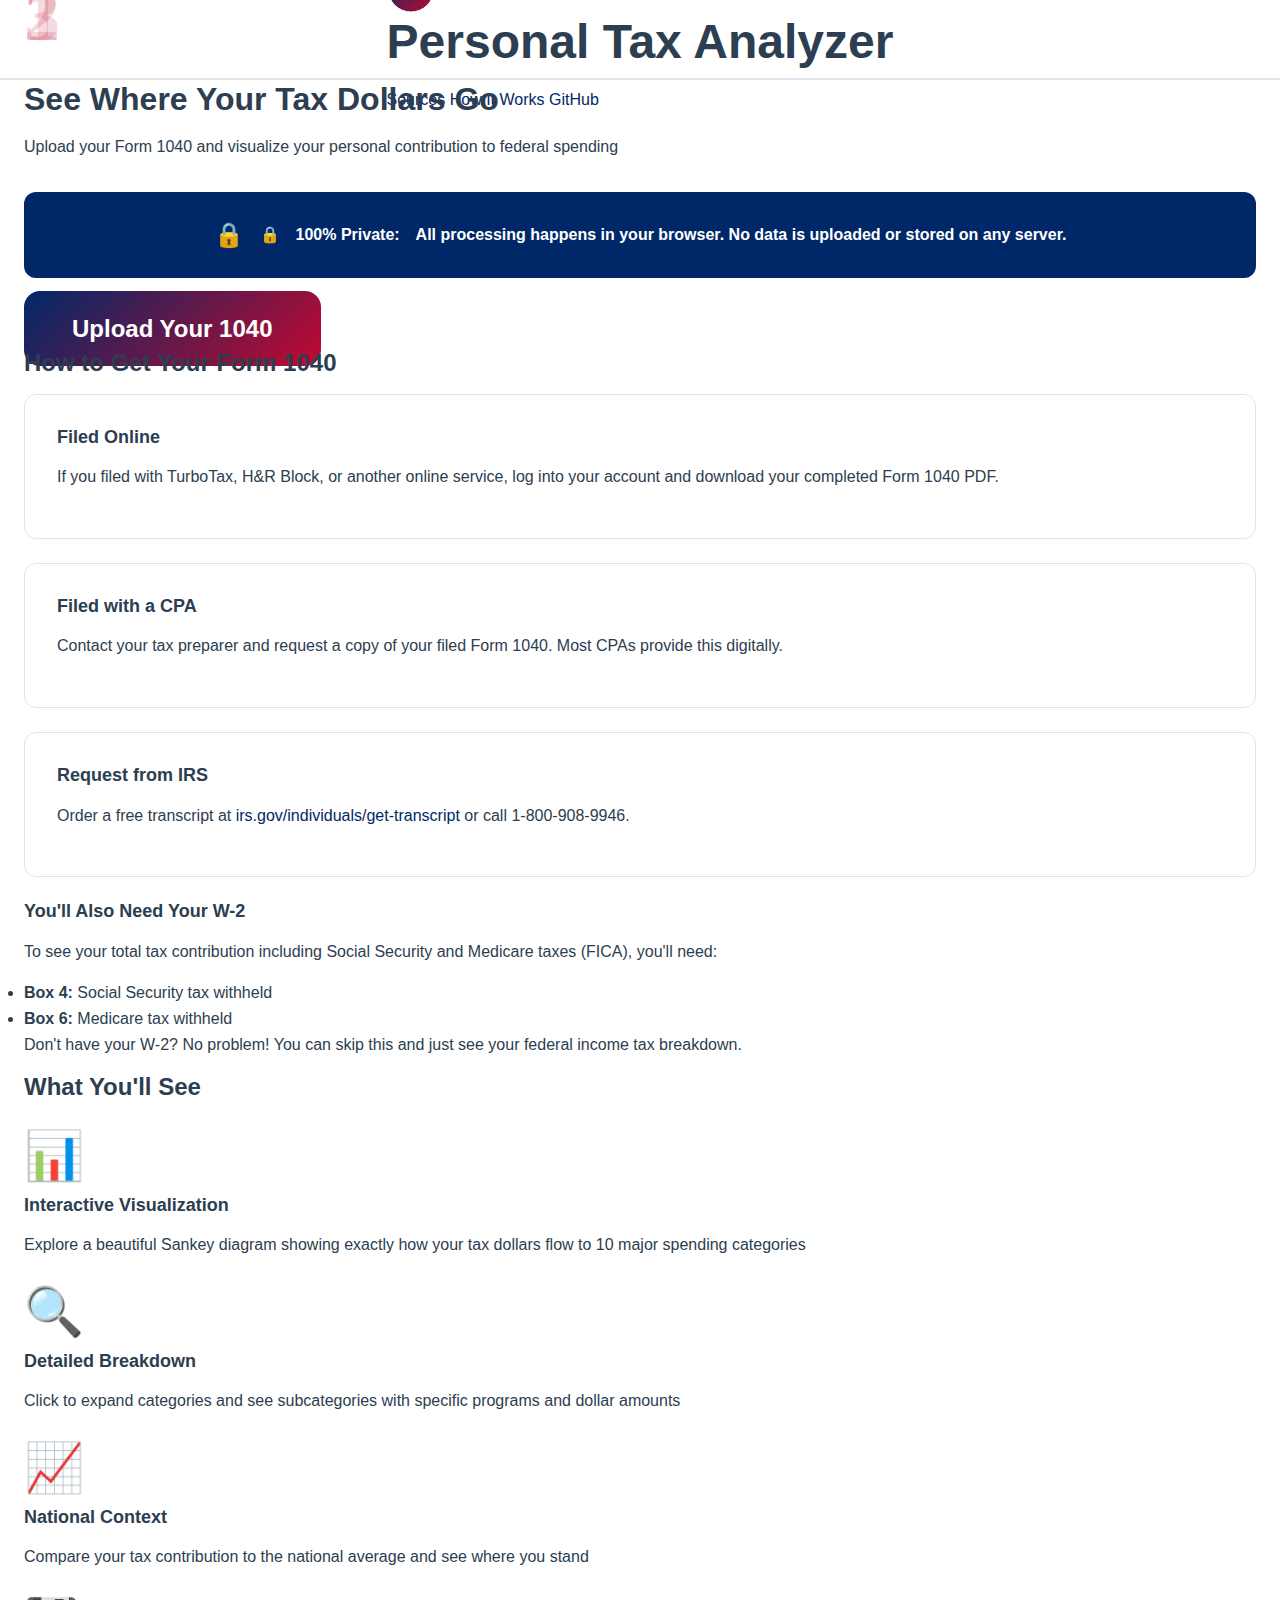
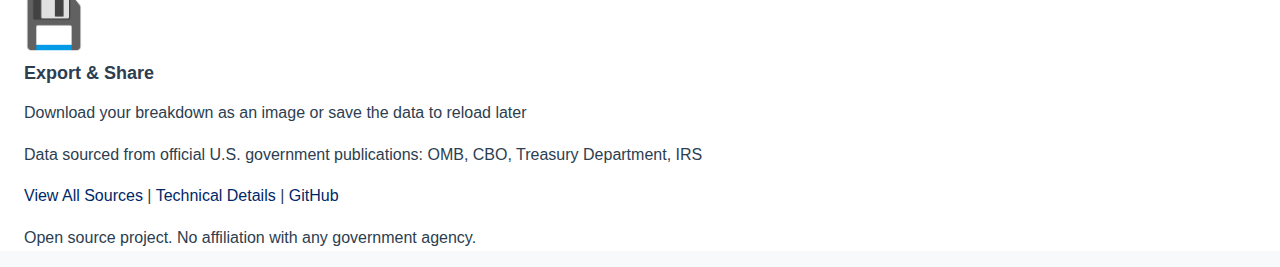
<file: index.html>
<!DOCTYPE html>
<html lang="en">
<head>
    <meta charset="UTF-8">
    <meta name="viewport" content="width=device-width, initial-scale=1.0">
    <meta name="description" content="Visualize where your federal tax dollars go. Upload your Form 1040 and see an interactive breakdown of government spending.">
    <title>Personal Tax Analyzer - See Where Your Tax Dollars Go</title>

    <!-- Stylesheets -->
    <link rel="stylesheet" href="css/style.css">
    <link rel="stylesheet" href="css/patriotic-theme.css">

    <!-- Preload key assets -->
    <link rel="preload" href="assets/images/logo.svg" as="image">
</head>
<body>
    <div class="landing-page">
        <!-- Header -->
        <header class="header">
            <div class="container">
                <div class="logo-section">
                    <img src="assets/images/logo.svg" alt="Personal Tax Analyzer" class="logo">
                    <h1>Personal Tax Analyzer</h1>
                </div>
                <nav class="nav">
                    <a href="sources.html">Sources</a>
                    <a href="technical.html">How It Works</a>
                    <a href="https://github.com/tejasgadhia/personal-tax-analyzer" target="_blank">GitHub</a>
                </nav>
            </div>
        </header>

        <!-- Hero Section -->
        <section class="hero">
            <div class="container">
                <h2>See Where Your Tax Dollars Go</h2>
                <p class="subtitle">Upload your Form 1040 and visualize your personal contribution to federal spending</p>
                <div class="privacy-banner">
                    <span class="icon">🔒</span>
                    <strong>100% Private:</strong> All processing happens in your browser. No data is uploaded or stored on any server.
                </div>
                <a href="app.html" class="cta-button">Upload Your 1040</a>
            </div>
        </section>

        <!-- Instructions Section -->
        <section class="instructions">
            <div class="container">
                <h3>How to Get Your Form 1040</h3>

                <div class="instruction-cards">
                    <div class="card">
                        <div class="card-number">1</div>
                        <h4>Filed Online</h4>
                        <p>If you filed with TurboTax, H&R Block, or another online service, log into your account and download your completed Form 1040 PDF.</p>
                    </div>

                    <div class="card">
                        <div class="card-number">2</div>
                        <h4>Filed with a CPA</h4>
                        <p>Contact your tax preparer and request a copy of your filed Form 1040. Most CPAs provide this digitally.</p>
                    </div>

                    <div class="card">
                        <div class="card-number">3</div>
                        <h4>Request from IRS</h4>
                        <p>Order a free transcript at <a href="https://www.irs.gov/individuals/get-transcript" target="_blank">irs.gov/individuals/get-transcript</a> or call 1-800-908-9946.</p>
                    </div>
                </div>

                <div class="fica-explanation">
                    <h4>You'll Also Need Your W-2</h4>
                    <p>To see your total tax contribution including Social Security and Medicare taxes (FICA), you'll need:</p>
                    <ul>
                        <li><strong>Box 4:</strong> Social Security tax withheld</li>
                        <li><strong>Box 6:</strong> Medicare tax withheld</li>
                    </ul>
                    <p class="note">Don't have your W-2? No problem! You can skip this and just see your federal income tax breakdown.</p>
                </div>
            </div>
        </section>

        <!-- Features Section -->
        <section class="features">
            <div class="container">
                <h3>What You'll See</h3>
                <div class="feature-grid">
                    <div class="feature">
                        <span class="feature-icon">📊</span>
                        <h4>Interactive Visualization</h4>
                        <p>Explore a beautiful Sankey diagram showing exactly how your tax dollars flow to 10 major spending categories</p>
                    </div>
                    <div class="feature">
                        <span class="feature-icon">🔍</span>
                        <h4>Detailed Breakdown</h4>
                        <p>Click to expand categories and see subcategories with specific programs and dollar amounts</p>
                    </div>
                    <div class="feature">
                        <span class="feature-icon">📈</span>
                        <h4>National Context</h4>
                        <p>Compare your tax contribution to the national average and see where you stand</p>
                    </div>
                    <div class="feature">
                        <span class="feature-icon">💾</span>
                        <h4>Export & Share</h4>
                        <p>Download your breakdown as an image or save the data to reload later</p>
                    </div>
                </div>
            </div>
        </section>

        <!-- Footer -->
        <footer class="footer">
            <div class="container">
                <p>Data sourced from official U.S. government publications: OMB, CBO, Treasury Department, IRS</p>
                <p>
                    <a href="sources.html">View All Sources</a> |
                    <a href="technical.html">Technical Details</a> |
                    <a href="https://github.com/tejasgadhia/personal-tax-analyzer" target="_blank">GitHub</a>
                </p>
                <p class="copyright">Open source project. No affiliation with any government agency.</p>
            </div>
        </footer>
    </div>
</body>
</html>
</file>
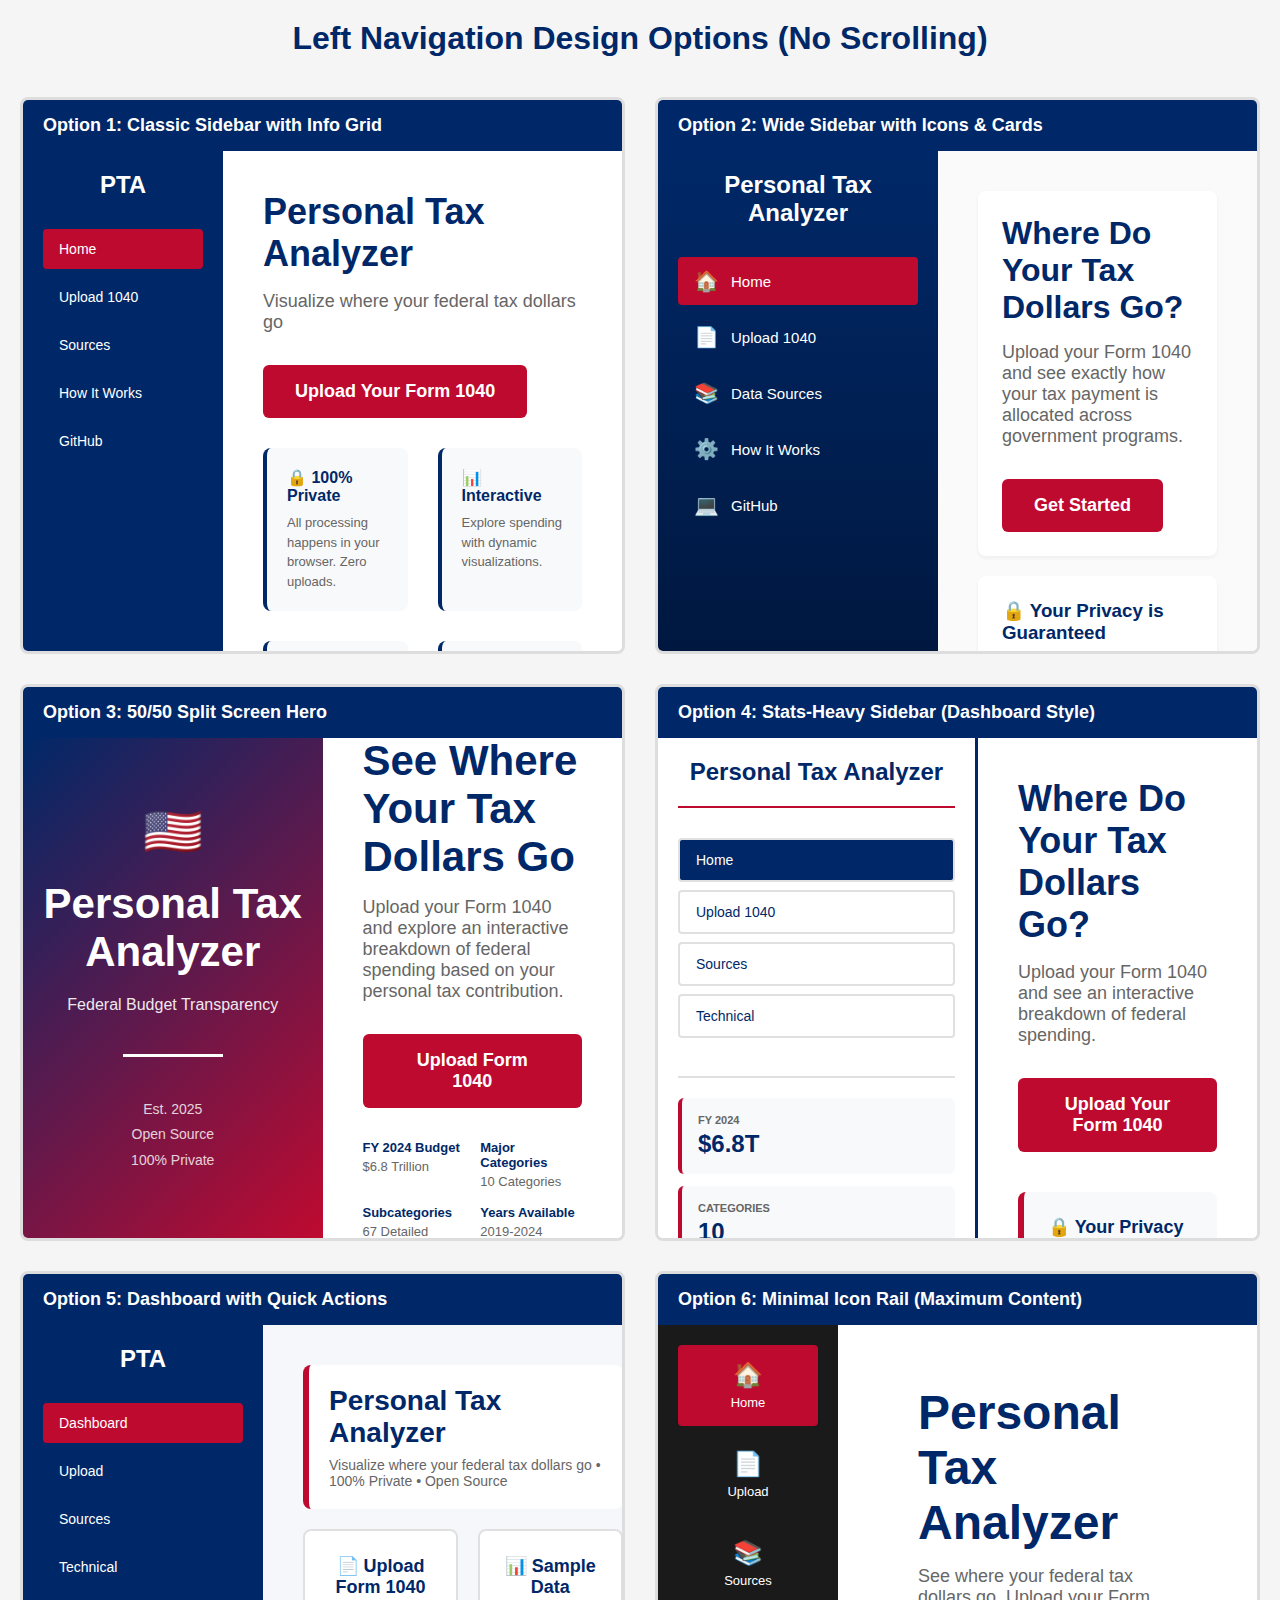
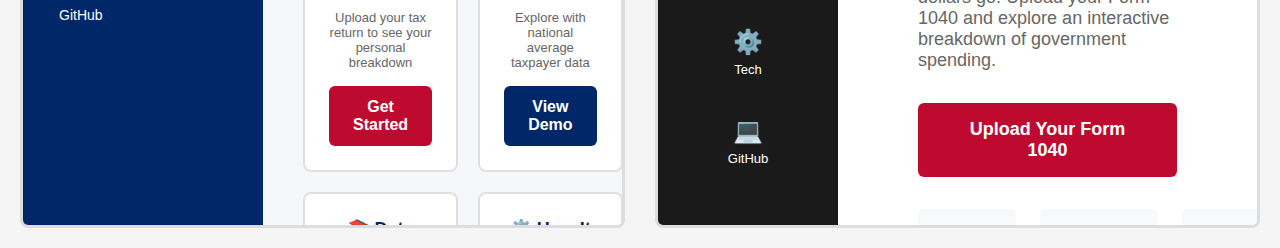
<file: design-options-leftnav.html>
<!DOCTYPE html>
<html lang="en">
<head>
    <meta charset="UTF-8">
    <meta name="viewport" content="width=device-width, initial-scale=1.0">
    <title>Left Navigation Design Options - Personal Tax Analyzer</title>
    <style>
        :root {
            --patriot-blue: #002868;
            --patriot-red: #BF0A30;
            --patriot-white: #FFFFFF;
        }

        * {
            margin: 0;
            padding: 0;
            box-sizing: border-box;
        }

        body {
            font-family: -apple-system, BlinkMacSystemFont, 'Segoe UI', sans-serif;
            background: #f5f5f5;
            padding: 20px;
        }

        h1 {
            text-align: center;
            color: var(--patriot-blue);
            margin-bottom: 40px;
            font-size: 32px;
        }

        .grid {
            display: grid;
            grid-template-columns: repeat(2, 1fr);
            gap: 30px;
            max-width: 1800px;
            margin: 0 auto;
        }

        .option {
            background: white;
            border: 3px solid #ddd;
            border-radius: 8px;
            overflow: hidden;
            cursor: pointer;
            transition: all 0.3s ease;
        }

        .option:hover {
            border-color: var(--patriot-blue);
            transform: translateY(-4px);
            box-shadow: 0 8px 16px rgba(0,0,0,0.1);
        }

        .option-header {
            background: var(--patriot-blue);
            color: white;
            padding: 15px 20px;
            font-weight: 600;
            font-size: 18px;
        }

        .option-preview {
            height: 500px;
            padding: 0;
            position: relative;
            overflow: hidden;
        }

        .mockup {
            width: 100%;
            height: 100%;
            display: flex;
        }

        /* Common Styles */
        .left-nav {
            background: var(--patriot-blue);
            color: white;
            display: flex;
            flex-direction: column;
            padding: 20px;
        }

        .nav-logo {
            font-size: 24px;
            font-weight: 900;
            margin-bottom: 30px;
            text-align: center;
            color: white;
        }

        .nav-item {
            padding: 12px 16px;
            margin-bottom: 8px;
            border-radius: 4px;
            font-size: 14px;
            font-weight: 500;
        }

        .nav-item.active {
            background: var(--patriot-red);
        }

        .main-content {
            flex: 1;
            padding: 40px;
            background: white;
            overflow: hidden;
        }

        .hero-title {
            font-size: 36px;
            font-weight: 900;
            color: var(--patriot-blue);
            margin-bottom: 16px;
        }

        .hero-subtitle {
            font-size: 18px;
            color: #666;
            margin-bottom: 32px;
        }

        .cta-button {
            background: var(--patriot-red);
            color: white;
            padding: 16px 32px;
            font-size: 18px;
            font-weight: 600;
            border: none;
            border-radius: 6px;
            display: inline-block;
        }

        /* Option 1: Narrow Left Nav */
        .option1 .left-nav {
            width: 200px;
        }

        .option1 .main-content {
            display: grid;
            grid-template-columns: 1fr 1fr;
            gap: 30px;
            padding: 40px;
        }

        .option1 .hero-section {
            grid-column: 1 / -1;
        }

        .option1 .info-card {
            background: #f8f9fa;
            padding: 20px;
            border-radius: 8px;
            border-left: 4px solid var(--patriot-blue);
        }

        .option1 .info-card h3 {
            color: var(--patriot-blue);
            margin-bottom: 8px;
            font-size: 16px;
        }

        .option1 .info-card p {
            font-size: 13px;
            color: #666;
            line-height: 1.5;
        }

        /* Option 2: Wide Left Nav with Icons */
        .option2 .left-nav {
            width: 280px;
            background: linear-gradient(180deg, var(--patriot-blue) 0%, #001840 100%);
        }

        .option2 .nav-item {
            display: flex;
            align-items: center;
            gap: 12px;
            font-size: 15px;
        }

        .option2 .nav-icon {
            font-size: 20px;
        }

        .option2 .main-content {
            background: #fafafa;
        }

        .option2 .content-card {
            background: white;
            padding: 24px;
            border-radius: 8px;
            margin-bottom: 20px;
            box-shadow: 0 2px 4px rgba(0,0,0,0.05);
        }

        /* Option 3: Split Screen */
        .option3 .left-nav {
            width: 50%;
            justify-content: center;
            align-items: center;
            text-align: center;
            background: linear-gradient(135deg, var(--patriot-blue) 0%, var(--patriot-red) 100%);
        }

        .option3 .nav-logo {
            font-size: 48px;
            margin-bottom: 20px;
        }

        .option3 .nav-menu {
            display: none;
        }

        .option3 .main-content {
            width: 50%;
            display: flex;
            flex-direction: column;
            justify-content: center;
        }

        .option3 .hero-title {
            font-size: 42px;
        }

        /* Option 4: Sidebar with Stats */
        .option4 .left-nav {
            width: 320px;
            background: white;
            color: var(--patriot-blue);
            border-right: 3px solid var(--patriot-blue);
        }

        .option4 .nav-logo {
            color: var(--patriot-blue);
            border-bottom: 2px solid var(--patriot-red);
            padding-bottom: 20px;
        }

        .option4 .nav-item {
            color: var(--patriot-blue);
            border: 2px solid #e0e0e0;
        }

        .option4 .nav-item.active {
            background: var(--patriot-blue);
            color: white;
        }

        .option4 .stat-box {
            background: #f8f9fa;
            padding: 16px;
            border-radius: 6px;
            margin-bottom: 12px;
            border-left: 4px solid var(--patriot-red);
        }

        .option4 .stat-label {
            font-size: 11px;
            text-transform: uppercase;
            color: #666;
            font-weight: 600;
        }

        .option4 .stat-value {
            font-size: 24px;
            font-weight: 900;
            color: var(--patriot-blue);
            margin-top: 4px;
        }

        /* Option 5: Compact Dashboard */
        .option5 .left-nav {
            width: 240px;
        }

        .option5 .main-content {
            background: #f5f7fa;
            display: grid;
            grid-template-columns: repeat(2, 1fr);
            grid-template-rows: auto 1fr;
            gap: 20px;
        }

        .option5 .header-bar {
            grid-column: 1 / -1;
            background: white;
            padding: 20px;
            border-radius: 8px;
            border-left: 6px solid var(--patriot-red);
        }

        .option5 .quick-action {
            background: white;
            padding: 24px;
            border-radius: 8px;
            text-align: center;
            border: 2px solid #e0e0e0;
        }

        .option5 .quick-action h3 {
            color: var(--patriot-blue);
            font-size: 18px;
            margin-bottom: 12px;
        }

        .option5 .quick-action p {
            font-size: 13px;
            color: #666;
            margin-bottom: 16px;
        }

        /* Option 6: Minimal Left Rail */
        .option6 .left-nav {
            width: 180px;
            background: #1a1a1a;
        }

        .option6 .nav-item {
            font-size: 13px;
            text-align: center;
            padding: 16px 8px;
        }

        .option6 .nav-icon {
            display: block;
            font-size: 24px;
            margin-bottom: 6px;
        }

        .option6 .main-content {
            padding: 60px 80px;
        }

        .option6 .hero-title {
            font-size: 48px;
        }

        .option6 .feature-list {
            display: flex;
            gap: 24px;
            margin-top: 32px;
        }

        .option6 .feature {
            flex: 1;
            padding: 20px;
            background: #f8f9fa;
            border-radius: 6px;
        }

        .option6 .feature h4 {
            color: var(--patriot-blue);
            font-size: 14px;
            margin-bottom: 8px;
        }

        .option6 .feature p {
            font-size: 12px;
            color: #666;
            line-height: 1.5;
        }
    </style>
</head>
<body>
    <h1>Left Navigation Design Options (No Scrolling)</h1>

    <div class="grid">
        <!-- Option 1: Classic Sidebar with Grid -->
        <div class="option option1">
            <div class="option-header">Option 1: Classic Sidebar with Info Grid</div>
            <div class="option-preview">
                <div class="mockup">
                    <div class="left-nav">
                        <div class="nav-logo">PTA</div>
                        <div class="nav-item active">Home</div>
                        <div class="nav-item">Upload 1040</div>
                        <div class="nav-item">Sources</div>
                        <div class="nav-item">How It Works</div>
                        <div class="nav-item">GitHub</div>
                    </div>
                    <div class="main-content">
                        <div class="hero-section">
                            <div class="hero-title">Personal Tax Analyzer</div>
                            <div class="hero-subtitle">Visualize where your federal tax dollars go</div>
                            <button class="cta-button">Upload Your Form 1040</button>
                        </div>
                        <div class="info-card">
                            <h3>🔒 100% Private</h3>
                            <p>All processing happens in your browser. Zero uploads.</p>
                        </div>
                        <div class="info-card">
                            <h3>📊 Interactive</h3>
                            <p>Explore spending with dynamic visualizations.</p>
                        </div>
                        <div class="info-card">
                            <h3>🇺🇸 Official Data</h3>
                            <p>Sourced from OMB, CBO, and U.S. Treasury.</p>
                        </div>
                        <div class="info-card">
                            <h3>📈 Compare</h3>
                            <p>See how you compare to national averages.</p>
                        </div>
                    </div>
                </div>
            </div>
        </div>

        <!-- Option 2: Wide Nav with Icons -->
        <div class="option option2">
            <div class="option-header">Option 2: Wide Sidebar with Icons & Cards</div>
            <div class="option-preview">
                <div class="mockup">
                    <div class="left-nav">
                        <div class="nav-logo">Personal Tax Analyzer</div>
                        <div class="nav-item active">
                            <span class="nav-icon">🏠</span>
                            <span>Home</span>
                        </div>
                        <div class="nav-item">
                            <span class="nav-icon">📄</span>
                            <span>Upload 1040</span>
                        </div>
                        <div class="nav-item">
                            <span class="nav-icon">📚</span>
                            <span>Data Sources</span>
                        </div>
                        <div class="nav-item">
                            <span class="nav-icon">⚙️</span>
                            <span>How It Works</span>
                        </div>
                        <div class="nav-item">
                            <span class="nav-icon">💻</span>
                            <span>GitHub</span>
                        </div>
                    </div>
                    <div class="main-content">
                        <div class="content-card">
                            <div class="hero-title" style="font-size: 32px;">Where Do Your Tax Dollars Go?</div>
                            <div class="hero-subtitle">Upload your Form 1040 and see exactly how your tax payment is allocated across government programs.</div>
                            <button class="cta-button">Get Started</button>
                        </div>
                        <div class="content-card">
                            <h3 style="color: #002868; margin-bottom: 12px;">🔒 Your Privacy is Guaranteed</h3>
                            <p style="color: #666; font-size: 14px; line-height: 1.6;">All processing happens entirely in your web browser. Your tax return never leaves your device. No uploads. No servers. No tracking.</p>
                        </div>
                        <div class="content-card">
                            <h3 style="color: #002868; margin-bottom: 12px;">Key Features</h3>
                            <p style="color: #666; font-size: 13px; line-height: 1.6;">• Interactive Sankey diagram<br>• 67 detailed subcategories<br>• Historical data (2019-2024)<br>• Export & save visualizations</p>
                        </div>
                    </div>
                </div>
            </div>
        </div>

        <!-- Option 3: Split Screen Hero -->
        <div class="option option3">
            <div class="option-header">Option 3: 50/50 Split Screen Hero</div>
            <div class="option-preview">
                <div class="mockup">
                    <div class="left-nav">
                        <div class="nav-logo">🇺🇸</div>
                        <div style="font-size: 42px; font-weight: 900; margin-bottom: 20px;">Personal Tax Analyzer</div>
                        <div style="font-size: 16px; opacity: 0.9; margin-bottom: 40px;">Federal Budget Transparency</div>
                        <div style="width: 100px; height: 3px; background: white; margin: 0 auto 40px;"></div>
                        <div style="font-size: 14px; opacity: 0.8; line-height: 1.8;">
                            Est. 2025<br>
                            Open Source<br>
                            100% Private
                        </div>
                    </div>
                    <div class="main-content">
                        <div class="hero-title">See Where Your Tax Dollars Go</div>
                        <div class="hero-subtitle">Upload your Form 1040 and explore an interactive breakdown of federal spending based on your personal tax contribution.</div>
                        <button class="cta-button" style="margin-bottom: 32px;">Upload Form 1040</button>
                        <div style="display: grid; grid-template-columns: 1fr 1fr; gap: 16px; font-size: 13px;">
                            <div>
                                <div style="font-weight: 600; color: #002868; margin-bottom: 4px;">FY 2024 Budget</div>
                                <div style="color: #666;">$6.8 Trillion</div>
                            </div>
                            <div>
                                <div style="font-weight: 600; color: #002868; margin-bottom: 4px;">Major Categories</div>
                                <div style="color: #666;">10 Categories</div>
                            </div>
                            <div>
                                <div style="font-weight: 600; color: #002868; margin-bottom: 4px;">Subcategories</div>
                                <div style="color: #666;">67 Detailed</div>
                            </div>
                            <div>
                                <div style="font-weight: 600; color: #002868; margin-bottom: 4px;">Years Available</div>
                                <div style="color: #666;">2019-2024</div>
                            </div>
                        </div>
                    </div>
                </div>
            </div>
        </div>

        <!-- Option 4: Stats Sidebar -->
        <div class="option option4">
            <div class="option-header">Option 4: Stats-Heavy Sidebar (Dashboard Style)</div>
            <div class="option-preview">
                <div class="mockup">
                    <div class="left-nav">
                        <div class="nav-logo">Personal Tax Analyzer</div>
                        <div class="nav-item active">Home</div>
                        <div class="nav-item">Upload 1040</div>
                        <div class="nav-item">Sources</div>
                        <div class="nav-item">Technical</div>
                        <div style="margin-top: 30px; padding-top: 20px; border-top: 2px solid #e0e0e0;">
                            <div class="stat-box">
                                <div class="stat-label">FY 2024</div>
                                <div class="stat-value">$6.8T</div>
                            </div>
                            <div class="stat-box">
                                <div class="stat-label">Categories</div>
                                <div class="stat-value">10</div>
                            </div>
                            <div class="stat-box">
                                <div class="stat-label">Subcategories</div>
                                <div class="stat-value">67</div>
                            </div>
                        </div>
                    </div>
                    <div class="main-content">
                        <div class="hero-title" style="font-size: 36px;">Where Do Your Tax Dollars Go?</div>
                        <div class="hero-subtitle">Upload your Form 1040 and see an interactive breakdown of federal spending.</div>
                        <button class="cta-button">Upload Your Form 1040</button>
                        <div style="margin-top: 40px; padding: 24px; background: #f8f9fa; border-radius: 8px; border-left: 6px solid #BF0A30;">
                            <h3 style="color: #002868; font-size: 18px; margin-bottom: 12px;">🔒 Your Privacy is Guaranteed</h3>
                            <p style="color: #666; font-size: 14px; line-height: 1.7;">All processing happens entirely in your web browser. Your tax return never leaves your device. No uploads. No servers. No tracking.</p>
                        </div>
                        <div style="margin-top: 20px; display: grid; grid-template-columns: repeat(3, 1fr); gap: 16px;">
                            <div style="text-align: center; padding: 16px; background: white; border-radius: 6px; border: 2px solid #e0e0e0;">
                                <div style="font-size: 28px;">📊</div>
                                <div style="font-size: 12px; color: #666; margin-top: 8px; font-weight: 600;">Interactive</div>
                            </div>
                            <div style="text-align: center; padding: 16px; background: white; border-radius: 6px; border: 2px solid #e0e0e0;">
                                <div style="font-size: 28px;">🇺🇸</div>
                                <div style="font-size: 12px; color: #666; margin-top: 8px; font-weight: 600;">Official Data</div>
                            </div>
                            <div style="text-align: center; padding: 16px; background: white; border-radius: 6px; border: 2px solid #e0e0e0;">
                                <div style="font-size: 28px;">💾</div>
                                <div style="font-size: 12px; color: #666; margin-top: 8px; font-weight: 600;">Export</div>
                            </div>
                        </div>
                    </div>
                </div>
            </div>
        </div>

        <!-- Option 5: Compact Dashboard -->
        <div class="option option5">
            <div class="option-header">Option 5: Dashboard with Quick Actions</div>
            <div class="option-preview">
                <div class="mockup">
                    <div class="left-nav">
                        <div class="nav-logo">PTA</div>
                        <div class="nav-item active">Dashboard</div>
                        <div class="nav-item">Upload</div>
                        <div class="nav-item">Sources</div>
                        <div class="nav-item">Technical</div>
                        <div class="nav-item">GitHub</div>
                    </div>
                    <div class="main-content">
                        <div class="header-bar">
                            <div class="hero-title" style="font-size: 28px; margin-bottom: 8px;">Personal Tax Analyzer</div>
                            <div class="hero-subtitle" style="margin: 0; font-size: 14px;">Visualize where your federal tax dollars go • 100% Private • Open Source</div>
                        </div>
                        <div class="quick-action">
                            <h3>📄 Upload Form 1040</h3>
                            <p>Upload your tax return to see your personal breakdown</p>
                            <button class="cta-button" style="padding: 12px 24px; font-size: 16px;">Get Started</button>
                        </div>
                        <div class="quick-action">
                            <h3>📊 Sample Data</h3>
                            <p>Explore with national average taxpayer data</p>
                            <button style="background: #002868; color: white; padding: 12px 24px; font-size: 16px; font-weight: 600; border: none; border-radius: 6px;">View Demo</button>
                        </div>
                        <div class="quick-action">
                            <h3>📚 Data Sources</h3>
                            <p>See where our budget data comes from</p>
                            <button style="background: white; color: #002868; padding: 12px 24px; font-size: 16px; font-weight: 600; border: 2px solid #002868; border-radius: 6px;">Learn More</button>
                        </div>
                        <div class="quick-action">
                            <h3>⚙️ How It Works</h3>
                            <p>Technical details and privacy information</p>
                            <button style="background: white; color: #002868; padding: 12px 24px; font-size: 16px; font-weight: 600; border: 2px solid #002868; border-radius: 6px;">Read More</button>
                        </div>
                    </div>
                </div>
            </div>
        </div>

        <!-- Option 6: Minimal Icon Rail -->
        <div class="option option6">
            <div class="option-header">Option 6: Minimal Icon Rail (Maximum Content)</div>
            <div class="option-preview">
                <div class="mockup">
                    <div class="left-nav">
                        <div class="nav-item active">
                            <span class="nav-icon">🏠</span>
                            <span>Home</span>
                        </div>
                        <div class="nav-item">
                            <span class="nav-icon">📄</span>
                            <span>Upload</span>
                        </div>
                        <div class="nav-item">
                            <span class="nav-icon">📚</span>
                            <span>Sources</span>
                        </div>
                        <div class="nav-item">
                            <span class="nav-icon">⚙️</span>
                            <span>Tech</span>
                        </div>
                        <div class="nav-item">
                            <span class="nav-icon">💻</span>
                            <span>GitHub</span>
                        </div>
                    </div>
                    <div class="main-content">
                        <div class="hero-title">Personal Tax Analyzer</div>
                        <div class="hero-subtitle">See where your federal tax dollars go. Upload your Form 1040 and explore an interactive breakdown of government spending.</div>
                        <button class="cta-button">Upload Your Form 1040</button>
                        <div class="feature-list">
                            <div class="feature">
                                <h4>🔒 100% Private</h4>
                                <p>All processing in your browser. Zero uploads, no tracking.</p>
                            </div>
                            <div class="feature">
                                <h4>📊 Interactive</h4>
                                <p>Dynamic Sankey diagrams with 67 subcategories.</p>
                            </div>
                            <div class="feature">
                                <h4>🇺🇸 Official Data</h4>
                                <p>OMB, CBO, and U.S. Treasury sources.</p>
                            </div>
                            <div class="feature">
                                <h4>💾 Export</h4>
                                <p>Save and share your visualizations.</p>
                            </div>
                        </div>
                    </div>
                </div>
            </div>
        </div>
    </div>

    <script>
        document.querySelectorAll('.option').forEach(option => {
            option.addEventListener('click', function() {
                const optionName = this.querySelector('.option-header').textContent;
                alert(`You selected: ${optionName}\n\nLet me know which option you'd like and I'll build it!`);
            });
        });
    </script>
</body>
</html>
</file>
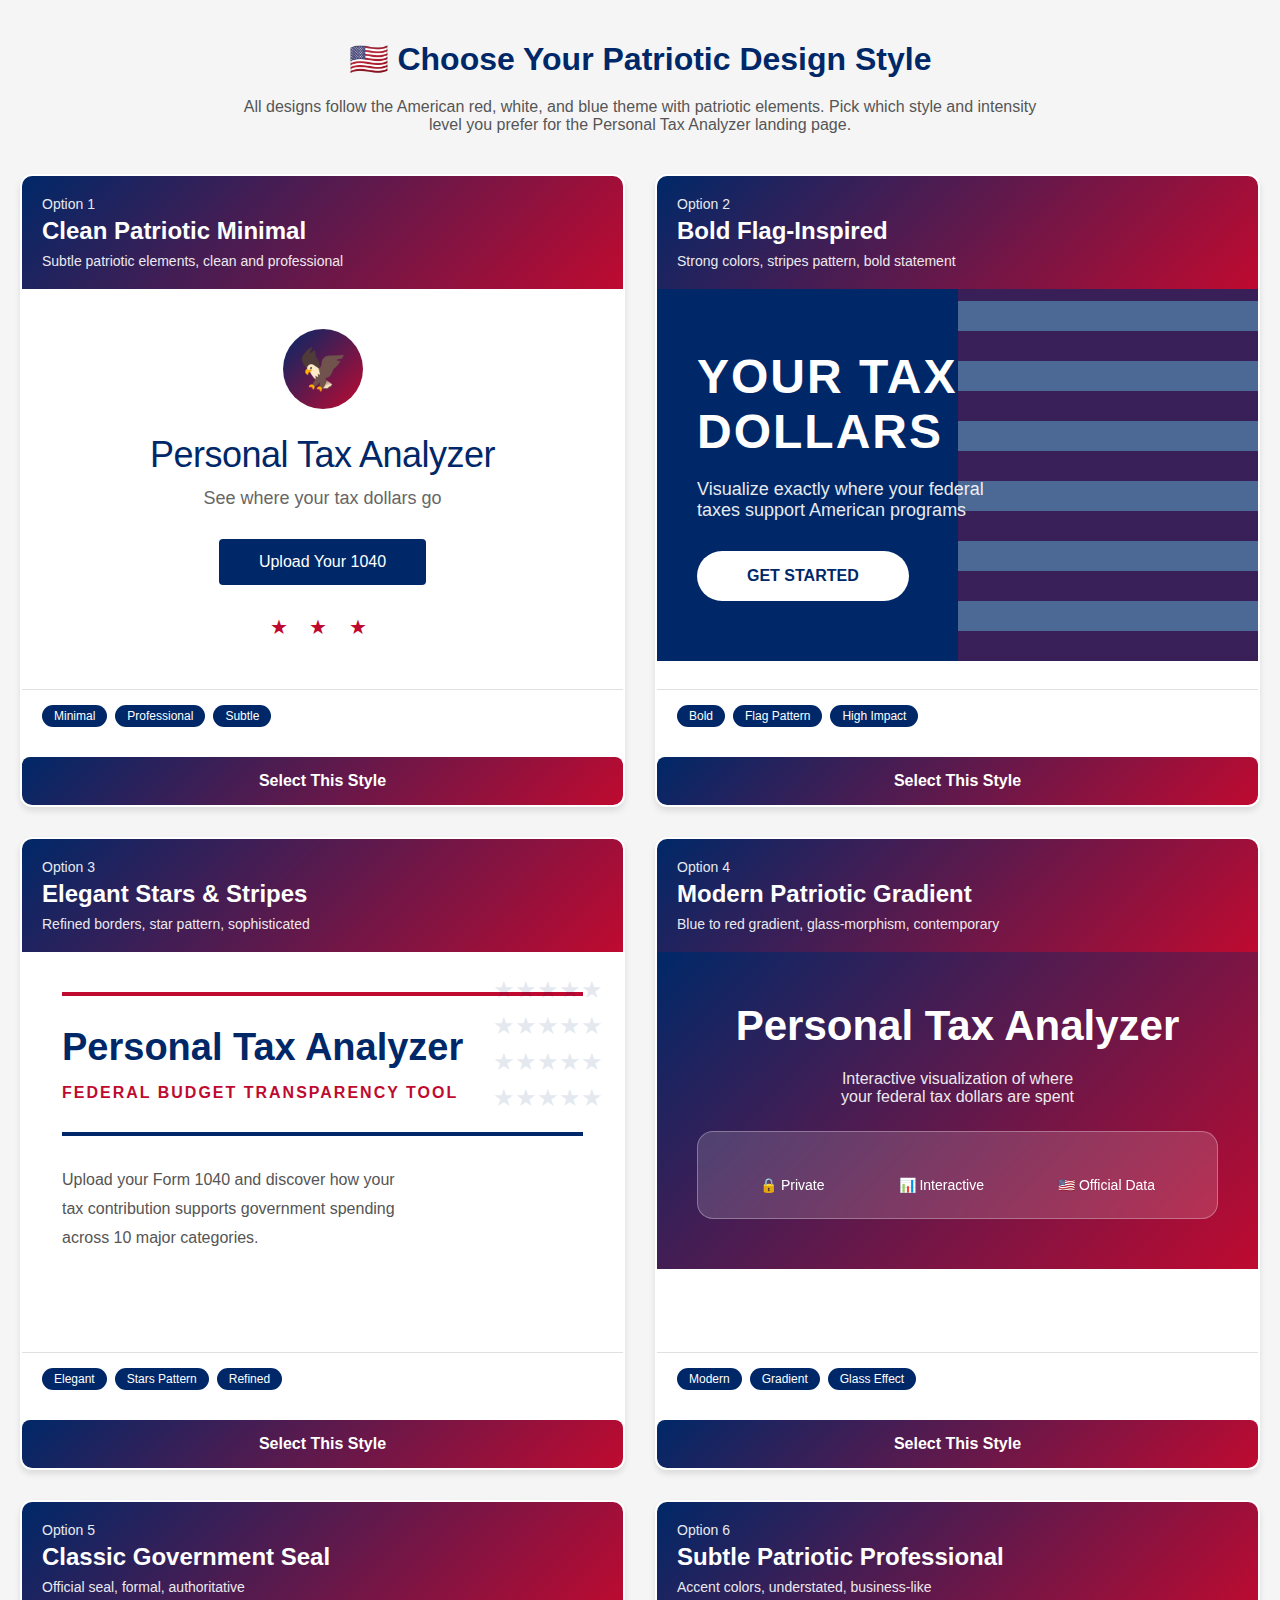
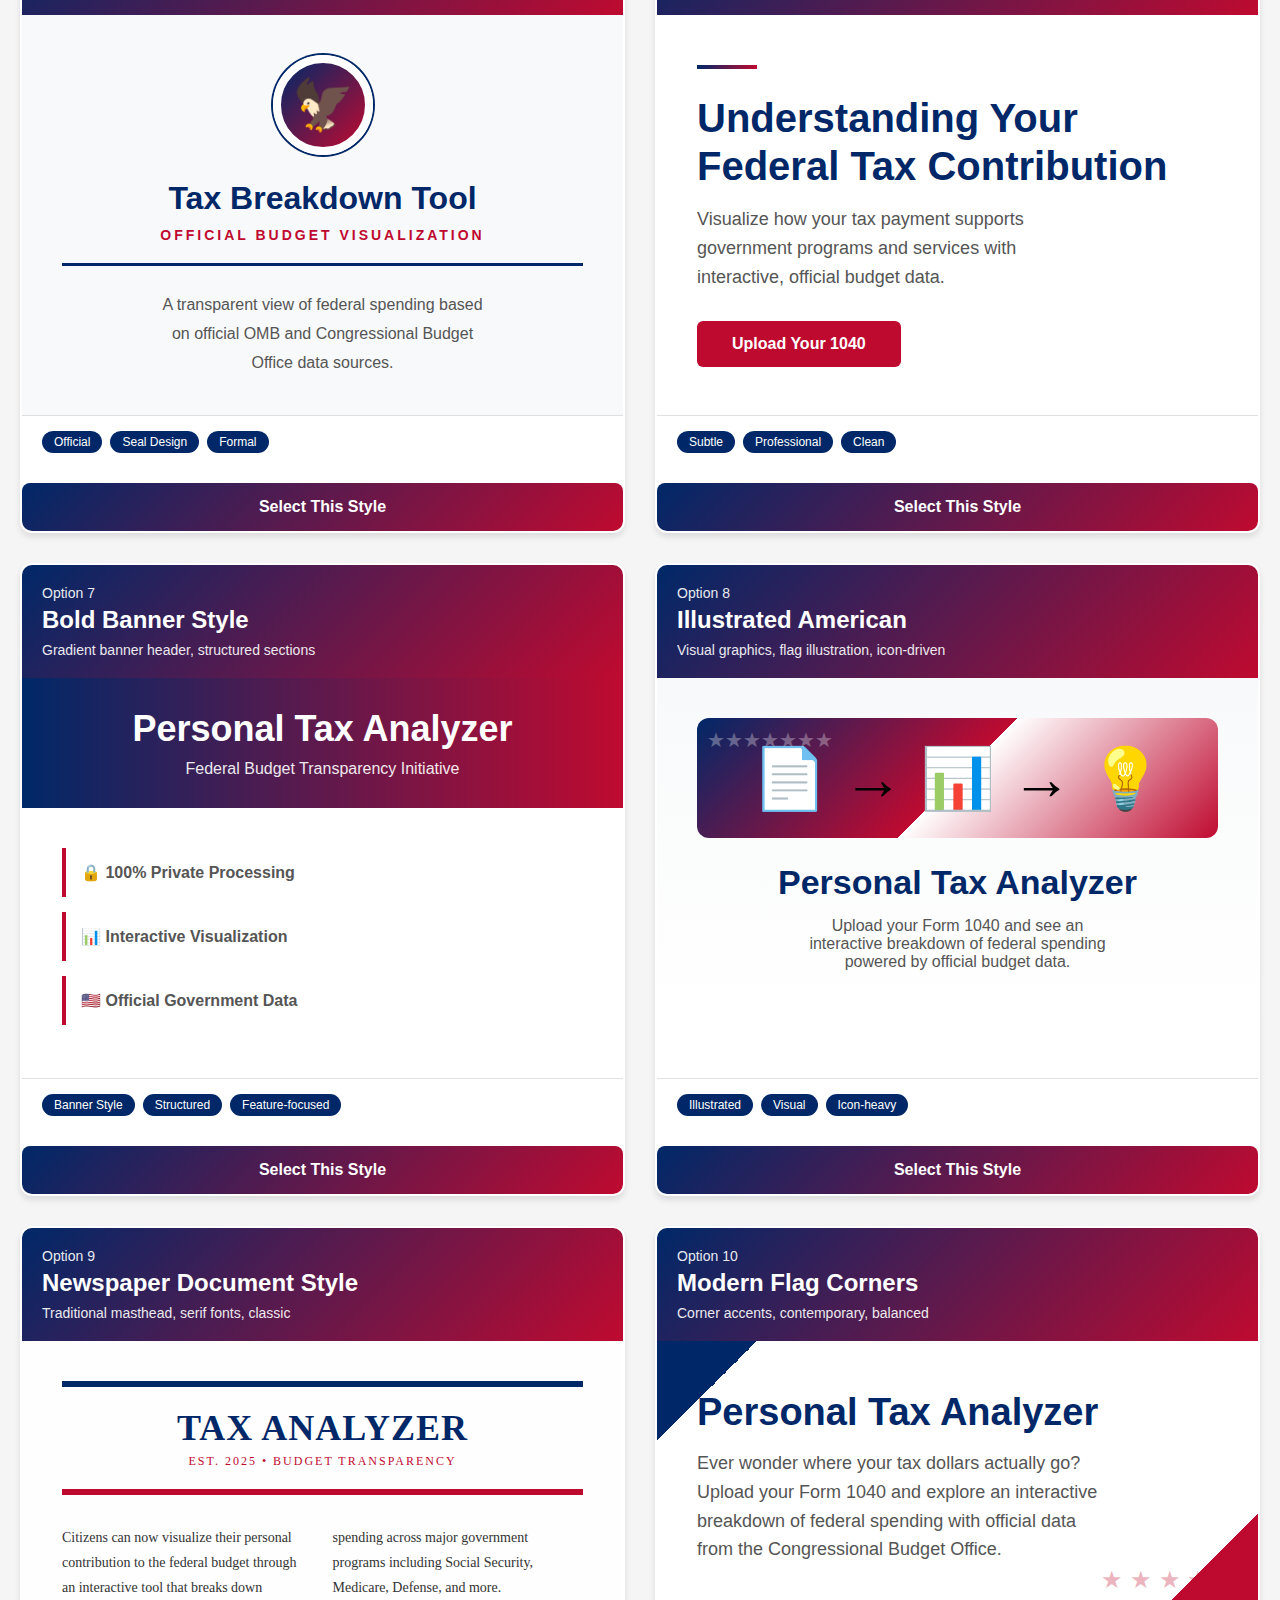
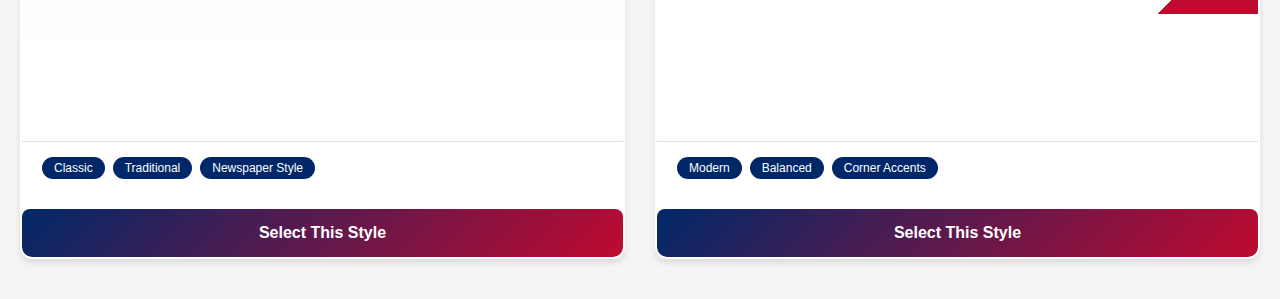
<file: design-options.html>
<!DOCTYPE html>
<html lang="en">
<head>
    <meta charset="UTF-8">
    <meta name="viewport" content="width=device-width, initial-scale=1.0">
    <title>Design Options - Personal Tax Analyzer</title>
    <style>
        * {
            margin: 0;
            padding: 0;
            box-sizing: border-box;
        }

        body {
            font-family: -apple-system, BlinkMacSystemFont, 'Segoe UI', 'Roboto', sans-serif;
            background: #f5f5f5;
            padding: 40px 20px;
        }

        .container {
            max-width: 1400px;
            margin: 0 auto;
        }

        h1 {
            text-align: center;
            margin-bottom: 20px;
            color: #002868;
        }

        .intro {
            text-align: center;
            margin-bottom: 40px;
            color: #555;
            max-width: 800px;
            margin-left: auto;
            margin-right: auto;
        }

        .options-grid {
            display: grid;
            grid-template-columns: repeat(auto-fit, minmax(500px, 1fr));
            gap: 30px;
            margin-top: 40px;
        }

        .option-card {
            background: white;
            border-radius: 12px;
            overflow: hidden;
            box-shadow: 0 4px 6px rgba(0,0,0,0.1);
            transition: transform 0.2s, box-shadow 0.2s;
            cursor: pointer;
            border: 2px solid transparent;
        }

        .option-card:hover {
            transform: translateY(-4px);
            box-shadow: 0 8px 12px rgba(0,0,0,0.15);
            border-color: #002868;
        }

        .option-header {
            padding: 20px;
            background: linear-gradient(135deg, #002868 0%, #BF0A30 100%);
            color: white;
        }

        .option-number {
            font-size: 14px;
            opacity: 0.9;
            margin-bottom: 5px;
        }

        .option-title {
            font-size: 24px;
            font-weight: 600;
            margin-bottom: 8px;
        }

        .option-description {
            font-size: 14px;
            opacity: 0.9;
        }

        .option-preview {
            height: 400px;
            position: relative;
            overflow: hidden;
        }

        .option-tags {
            padding: 15px 20px;
            display: flex;
            gap: 8px;
            flex-wrap: wrap;
            border-top: 1px solid #e0e0e0;
        }

        .tag {
            padding: 4px 12px;
            background: #002868;
            color: white;
            border-radius: 12px;
            font-size: 12px;
        }

        /* Option 1: Clean Patriotic Minimal */
        .option-1 .preview-content {
            background: white;
            padding: 40px;
            text-align: center;
        }
        .option-1 .preview-eagle {
            width: 80px;
            height: 80px;
            background: linear-gradient(135deg, #002868, #BF0A30);
            border-radius: 50%;
            margin: 0 auto 25px;
            display: flex;
            align-items: center;
            justify-content: center;
            font-size: 40px;
        }
        .option-1 .preview-title {
            font-size: 36px;
            color: #002868;
            margin-bottom: 12px;
            font-weight: 300;
            letter-spacing: -0.5px;
        }
        .option-1 .preview-subtitle {
            color: #666;
            font-size: 18px;
            margin-bottom: 30px;
        }
        .option-1 .preview-button {
            display: inline-block;
            padding: 14px 40px;
            background: #002868;
            color: white;
            border-radius: 4px;
            font-weight: 500;
        }
        .option-1 .preview-stars {
            margin-top: 30px;
            color: #BF0A30;
            font-size: 20px;
            letter-spacing: 8px;
        }

        /* Option 2: Bold Flag-Inspired */
        .option-2 .preview-content {
            background: #002868;
            padding: 0;
            position: relative;
        }
        .option-2 .preview-stripes {
            position: absolute;
            top: 0;
            right: 0;
            width: 50%;
            height: 100%;
            background: repeating-linear-gradient(
                0deg,
                #BF0A30 0px,
                #BF0A30 30px,
                white 30px,
                white 60px
            );
            opacity: 0.3;
        }
        .option-2 .preview-text {
            position: relative;
            z-index: 2;
            padding: 60px 40px;
            color: white;
        }
        .option-2 .preview-title {
            font-size: 48px;
            font-weight: 800;
            text-transform: uppercase;
            margin-bottom: 20px;
            letter-spacing: 2px;
        }
        .option-2 .preview-subtitle {
            font-size: 18px;
            opacity: 0.9;
            margin-bottom: 30px;
        }
        .option-2 .preview-button {
            display: inline-block;
            padding: 16px 50px;
            background: white;
            color: #002868;
            font-weight: 700;
            border-radius: 50px;
        }

        /* Option 3: Elegant Stars & Stripes */
        .option-3 .preview-content {
            background: white;
            padding: 40px;
            position: relative;
        }
        .option-3 .preview-header {
            border-top: 4px solid #BF0A30;
            border-bottom: 4px solid #002868;
            padding: 30px 0;
            margin-bottom: 30px;
        }
        .option-3 .preview-stars-pattern {
            position: absolute;
            top: 20px;
            right: 20px;
            font-size: 24px;
            color: #002868;
            opacity: 0.1;
            line-height: 1.5;
        }
        .option-3 .preview-title {
            font-size: 38px;
            color: #002868;
            font-weight: 600;
            margin-bottom: 15px;
        }
        .option-3 .preview-subtitle {
            color: #BF0A30;
            font-size: 16px;
            text-transform: uppercase;
            letter-spacing: 2px;
            font-weight: 600;
        }

        /* Option 4: Modern Patriotic Gradient */
        .option-4 .preview-content {
            background: linear-gradient(135deg, #002868 0%, #BF0A30 100%);
            padding: 50px 40px;
            color: white;
            text-align: center;
        }
        .option-4 .preview-title {
            font-size: 42px;
            font-weight: 700;
            margin-bottom: 20px;
        }
        .option-4 .preview-card {
            background: rgba(255,255,255,0.15);
            backdrop-filter: blur(10px);
            border: 1px solid rgba(255,255,255,0.3);
            border-radius: 16px;
            padding: 25px;
            margin-top: 25px;
        }
        .option-4 .preview-features {
            display: flex;
            justify-content: space-around;
            margin-top: 20px;
        }
        .option-4 .feature-item {
            font-size: 14px;
        }

        /* Option 5: Classic Government Seal Style */
        .option-5 .preview-content {
            background: #f8f9fa;
            padding: 40px;
        }
        .option-5 .preview-seal {
            width: 100px;
            height: 100px;
            background: linear-gradient(135deg, #002868, #BF0A30);
            border-radius: 50%;
            margin: 0 auto 25px;
            border: 8px solid white;
            box-shadow: 0 0 0 2px #002868;
            display: flex;
            align-items: center;
            justify-content: center;
            font-size: 50px;
        }
        .option-5 .preview-header {
            text-align: center;
            border-bottom: 3px solid #002868;
            padding-bottom: 20px;
            margin-bottom: 25px;
        }
        .option-5 .preview-title {
            font-size: 32px;
            color: #002868;
            font-weight: 700;
            margin-bottom: 10px;
        }
        .option-5 .preview-subtitle {
            color: #BF0A30;
            font-size: 14px;
            text-transform: uppercase;
            letter-spacing: 3px;
            font-weight: 600;
        }

        /* Option 6: Subtle Patriotic Professional */
        .option-6 .preview-content {
            background: white;
            padding: 50px 40px;
        }
        .option-6 .preview-accent {
            width: 60px;
            height: 4px;
            background: linear-gradient(90deg, #002868, #BF0A30);
            margin-bottom: 25px;
        }
        .option-6 .preview-title {
            font-size: 40px;
            color: #002868;
            font-weight: 600;
            margin-bottom: 15px;
            line-height: 1.2;
        }
        .option-6 .preview-subtitle {
            font-size: 18px;
            color: #555;
            line-height: 1.6;
            margin-bottom: 30px;
        }
        .option-6 .preview-button {
            padding: 14px 35px;
            background: #BF0A30;
            color: white;
            border-radius: 6px;
            display: inline-block;
            font-weight: 600;
        }

        /* Option 7: Bold Banner Style */
        .option-7 .preview-content {
            background: white;
            padding: 0;
        }
        .option-7 .preview-banner {
            background: linear-gradient(90deg, #002868 0%, #BF0A30 100%);
            padding: 30px 40px;
            color: white;
            text-align: center;
        }
        .option-7 .preview-title {
            font-size: 36px;
            font-weight: 700;
            margin-bottom: 10px;
        }
        .option-7 .preview-tagline {
            font-size: 16px;
            opacity: 0.9;
        }
        .option-7 .preview-body {
            padding: 40px;
        }
        .option-7 .preview-feature {
            padding: 15px;
            border-left: 4px solid #BF0A30;
            margin-bottom: 15px;
            color: #555;
        }

        /* Option 8: Illustrated American */
        .option-8 .preview-content {
            background: linear-gradient(180deg, #f8f9fa 0%, white 100%);
            padding: 40px;
            text-align: center;
        }
        .option-8 .preview-illustration {
            width: 100%;
            height: 120px;
            background: linear-gradient(135deg, #002868 0%, #BF0A30 50%, white 50%, #BF0A30 100%);
            border-radius: 12px;
            margin-bottom: 25px;
            display: flex;
            align-items: center;
            justify-content: center;
            font-size: 60px;
            position: relative;
            overflow: hidden;
        }
        .option-8 .star-overlay {
            position: absolute;
            top: 10px;
            left: 10px;
            font-size: 20px;
            color: white;
            opacity: 0.3;
        }
        .option-8 .preview-title {
            font-size: 34px;
            color: #002868;
            font-weight: 600;
            margin-bottom: 15px;
        }

        /* Option 9: Newspaper/Document Style */
        .option-9 .preview-content {
            background: #fefefe;
            padding: 40px;
            font-family: 'Georgia', serif;
        }
        .option-9 .preview-masthead {
            border-top: 6px solid #002868;
            border-bottom: 6px solid #BF0A30;
            padding: 20px 0;
            text-align: center;
            margin-bottom: 30px;
        }
        .option-9 .preview-title {
            font-size: 36px;
            color: #002868;
            font-weight: 700;
            text-transform: uppercase;
            letter-spacing: 1px;
            margin-bottom: 5px;
        }
        .option-9 .preview-date {
            color: #BF0A30;
            font-size: 12px;
            text-transform: uppercase;
            letter-spacing: 2px;
        }
        .option-9 .preview-article {
            columns: 2;
            column-gap: 20px;
            font-size: 14px;
            color: #333;
            line-height: 1.8;
        }

        /* Option 10: Modern Flag Corners */
        .option-10 .preview-content {
            background: white;
            padding: 50px 40px;
            position: relative;
        }
        .option-10 .corner-flag {
            position: absolute;
            width: 100px;
            height: 100px;
        }
        .option-10 .corner-flag.top-left {
            top: 0;
            left: 0;
            background: linear-gradient(135deg, #002868 50%, transparent 50%);
        }
        .option-10 .corner-flag.bottom-right {
            bottom: 0;
            right: 0;
            background: linear-gradient(135deg, transparent 50%, #BF0A30 50%);
        }
        .option-10 .preview-title {
            font-size: 38px;
            color: #002868;
            font-weight: 700;
            margin-bottom: 15px;
            position: relative;
            z-index: 2;
        }
        .option-10 .preview-subtitle {
            font-size: 18px;
            color: #555;
            line-height: 1.6;
            position: relative;
            z-index: 2;
        }
        .option-10 .preview-stars {
            position: absolute;
            bottom: 20px;
            right: 20px;
            font-size: 24px;
            color: #BF0A30;
            opacity: 0.3;
        }

        .select-button {
            display: block;
            width: 100%;
            padding: 15px;
            background: linear-gradient(135deg, #002868, #BF0A30);
            color: white;
            text-align: center;
            border: none;
            border-radius: 8px;
            font-size: 16px;
            font-weight: 600;
            cursor: pointer;
            margin-top: 15px;
        }

        .select-button:hover {
            opacity: 0.9;
        }
    </style>
</head>
<body>
    <div class="container">
        <h1>🇺🇸 Choose Your Patriotic Design Style</h1>
        <p class="intro">
            All designs follow the American red, white, and blue theme with patriotic elements.
            Pick which style and intensity level you prefer for the Personal Tax Analyzer landing page.
        </p>

        <div class="options-grid">
            <!-- Option 1: Clean Patriotic Minimal -->
            <div class="option-card option-1">
                <div class="option-header">
                    <div class="option-number">Option 1</div>
                    <div class="option-title">Clean Patriotic Minimal</div>
                    <div class="option-description">Subtle patriotic elements, clean and professional</div>
                </div>
                <div class="option-preview">
                    <div class="preview-content">
                        <div class="preview-eagle">🦅</div>
                        <div class="preview-title">Personal Tax Analyzer</div>
                        <div class="preview-subtitle">See where your tax dollars go</div>
                        <div class="preview-button">Upload Your 1040</div>
                        <div class="preview-stars">★ ★ ★</div>
                    </div>
                </div>
                <div class="option-tags">
                    <span class="tag">Minimal</span>
                    <span class="tag">Professional</span>
                    <span class="tag">Subtle</span>
                </div>
                <button class="select-button" onclick="selectOption(1)">Select This Style</button>
            </div>

            <!-- Option 2: Bold Flag-Inspired -->
            <div class="option-card option-2">
                <div class="option-header">
                    <div class="option-number">Option 2</div>
                    <div class="option-title">Bold Flag-Inspired</div>
                    <div class="option-description">Strong colors, stripes pattern, bold statement</div>
                </div>
                <div class="option-preview">
                    <div class="preview-content">
                        <div class="preview-stripes"></div>
                        <div class="preview-text">
                            <div class="preview-title">YOUR TAX DOLLARS</div>
                            <div class="preview-subtitle">
                                Visualize exactly where your federal<br>taxes support American programs
                            </div>
                            <div class="preview-button">GET STARTED</div>
                        </div>
                    </div>
                </div>
                <div class="option-tags">
                    <span class="tag">Bold</span>
                    <span class="tag">Flag Pattern</span>
                    <span class="tag">High Impact</span>
                </div>
                <button class="select-button" onclick="selectOption(2)">Select This Style</button>
            </div>

            <!-- Option 3: Elegant Stars & Stripes -->
            <div class="option-card option-3">
                <div class="option-header">
                    <div class="option-number">Option 3</div>
                    <div class="option-title">Elegant Stars & Stripes</div>
                    <div class="option-description">Refined borders, star pattern, sophisticated</div>
                </div>
                <div class="option-preview">
                    <div class="preview-content">
                        <div class="preview-stars-pattern">★★★★★<br>★★★★★<br>★★★★★<br>★★★★★</div>
                        <div class="preview-header">
                            <div class="preview-title">Personal Tax Analyzer</div>
                            <div class="preview-subtitle">Federal Budget Transparency Tool</div>
                        </div>
                        <p style="color: #555; line-height: 1.8;">
                            Upload your Form 1040 and discover how your<br>
                            tax contribution supports government spending<br>
                            across 10 major categories.
                        </p>
                    </div>
                </div>
                <div class="option-tags">
                    <span class="tag">Elegant</span>
                    <span class="tag">Stars Pattern</span>
                    <span class="tag">Refined</span>
                </div>
                <button class="select-button" onclick="selectOption(3)">Select This Style</button>
            </div>

            <!-- Option 4: Modern Patriotic Gradient -->
            <div class="option-card option-4">
                <div class="option-header">
                    <div class="option-number">Option 4</div>
                    <div class="option-title">Modern Patriotic Gradient</div>
                    <div class="option-description">Blue to red gradient, glass-morphism, contemporary</div>
                </div>
                <div class="option-preview">
                    <div class="preview-content">
                        <div class="preview-title">Personal Tax Analyzer</div>
                        <p style="opacity: 0.9; font-size: 16px; margin-top: 15px;">
                            Interactive visualization of where<br>your federal tax dollars are spent
                        </p>
                        <div class="preview-card">
                            <div class="preview-features">
                                <div class="feature-item">🔒 Private</div>
                                <div class="feature-item">📊 Interactive</div>
                                <div class="feature-item">🇺🇸 Official Data</div>
                            </div>
                        </div>
                    </div>
                </div>
                <div class="option-tags">
                    <span class="tag">Modern</span>
                    <span class="tag">Gradient</span>
                    <span class="tag">Glass Effect</span>
                </div>
                <button class="select-button" onclick="selectOption(4)">Select This Style</button>
            </div>

            <!-- Option 5: Classic Government Seal Style -->
            <div class="option-card option-5">
                <div class="option-header">
                    <div class="option-number">Option 5</div>
                    <div class="option-title">Classic Government Seal</div>
                    <div class="option-description">Official seal, formal, authoritative</div>
                </div>
                <div class="option-preview">
                    <div class="preview-content">
                        <div class="preview-seal">🦅</div>
                        <div class="preview-header">
                            <div class="preview-title">Tax Breakdown Tool</div>
                            <div class="preview-subtitle">Official Budget Visualization</div>
                        </div>
                        <p style="text-align: center; color: #555; line-height: 1.8;">
                            A transparent view of federal spending based<br>
                            on official OMB and Congressional Budget<br>
                            Office data sources.
                        </p>
                    </div>
                </div>
                <div class="option-tags">
                    <span class="tag">Official</span>
                    <span class="tag">Seal Design</span>
                    <span class="tag">Formal</span>
                </div>
                <button class="select-button" onclick="selectOption(5)">Select This Style</button>
            </div>

            <!-- Option 6: Subtle Patriotic Professional -->
            <div class="option-card option-6">
                <div class="option-header">
                    <div class="option-number">Option 6</div>
                    <div class="option-title">Subtle Patriotic Professional</div>
                    <div class="option-description">Accent colors, understated, business-like</div>
                </div>
                <div class="option-preview">
                    <div class="preview-content">
                        <div class="preview-accent"></div>
                        <div class="preview-title">Understanding Your<br>Federal Tax Contribution</div>
                        <div class="preview-subtitle">
                            Visualize how your tax payment supports<br>
                            government programs and services with<br>
                            interactive, official budget data.
                        </div>
                        <div class="preview-button">Upload Your 1040</div>
                    </div>
                </div>
                <div class="option-tags">
                    <span class="tag">Subtle</span>
                    <span class="tag">Professional</span>
                    <span class="tag">Clean</span>
                </div>
                <button class="select-button" onclick="selectOption(6)">Select This Style</button>
            </div>

            <!-- Option 7: Bold Banner Style -->
            <div class="option-card option-7">
                <div class="option-header">
                    <div class="option-number">Option 7</div>
                    <div class="option-title">Bold Banner Style</div>
                    <div class="option-description">Gradient banner header, structured sections</div>
                </div>
                <div class="option-preview">
                    <div class="preview-content">
                        <div class="preview-banner">
                            <div class="preview-title">Personal Tax Analyzer</div>
                            <div class="preview-tagline">Federal Budget Transparency Initiative</div>
                        </div>
                        <div class="preview-body">
                            <div class="preview-feature">
                                <strong>🔒 100% Private Processing</strong>
                            </div>
                            <div class="preview-feature">
                                <strong>📊 Interactive Visualization</strong>
                            </div>
                            <div class="preview-feature">
                                <strong>🇺🇸 Official Government Data</strong>
                            </div>
                        </div>
                    </div>
                </div>
                <div class="option-tags">
                    <span class="tag">Banner Style</span>
                    <span class="tag">Structured</span>
                    <span class="tag">Feature-focused</span>
                </div>
                <button class="select-button" onclick="selectOption(7)">Select This Style</button>
            </div>

            <!-- Option 8: Illustrated American -->
            <div class="option-card option-8">
                <div class="option-header">
                    <div class="option-number">Option 8</div>
                    <div class="option-title">Illustrated American</div>
                    <div class="option-description">Visual graphics, flag illustration, icon-driven</div>
                </div>
                <div class="option-preview">
                    <div class="preview-content">
                        <div class="preview-illustration">
                            <div class="star-overlay">★★★★★★★</div>
                            📄 → 📊 → 💡
                        </div>
                        <div class="preview-title">Personal Tax Analyzer</div>
                        <p style="color: #555; margin-top: 15px;">
                            Upload your Form 1040 and see an<br>
                            interactive breakdown of federal spending<br>
                            powered by official budget data.
                        </p>
                    </div>
                </div>
                <div class="option-tags">
                    <span class="tag">Illustrated</span>
                    <span class="tag">Visual</span>
                    <span class="tag">Icon-heavy</span>
                </div>
                <button class="select-button" onclick="selectOption(8)">Select This Style</button>
            </div>

            <!-- Option 9: Newspaper/Document Style -->
            <div class="option-card option-9">
                <div class="option-header">
                    <div class="option-number">Option 9</div>
                    <div class="option-title">Newspaper Document Style</div>
                    <div class="option-description">Traditional masthead, serif fonts, classic</div>
                </div>
                <div class="option-preview">
                    <div class="preview-content">
                        <div class="preview-masthead">
                            <div class="preview-title">Tax Analyzer</div>
                            <div class="preview-date">Est. 2025 • Budget Transparency</div>
                        </div>
                        <div class="preview-article">
                            Citizens can now visualize their personal contribution to the federal budget through an interactive tool that breaks down spending across major government programs including Social Security, Medicare, Defense, and more.
                        </div>
                    </div>
                </div>
                <div class="option-tags">
                    <span class="tag">Classic</span>
                    <span class="tag">Traditional</span>
                    <span class="tag">Newspaper Style</span>
                </div>
                <button class="select-button" onclick="selectOption(9)">Select This Style</button>
            </div>

            <!-- Option 10: Modern Flag Corners -->
            <div class="option-card option-10">
                <div class="option-header">
                    <div class="option-number">Option 10</div>
                    <div class="option-title">Modern Flag Corners</div>
                    <div class="option-description">Corner accents, contemporary, balanced</div>
                </div>
                <div class="option-preview">
                    <div class="preview-content">
                        <div class="corner-flag top-left"></div>
                        <div class="corner-flag bottom-right"></div>
                        <div class="preview-title">Personal Tax Analyzer</div>
                        <div class="preview-subtitle">
                            Ever wonder where your tax dollars actually go?<br>
                            Upload your Form 1040 and explore an interactive<br>
                            breakdown of federal spending with official data<br>
                            from the Congressional Budget Office.
                        </div>
                        <div class="preview-stars">★ ★ ★ ★ ★</div>
                    </div>
                </div>
                <div class="option-tags">
                    <span class="tag">Modern</span>
                    <span class="tag">Balanced</span>
                    <span class="tag">Corner Accents</span>
                </div>
                <button class="select-button" onclick="selectOption(10)">Select This Style</button>
            </div>
        </div>
    </div>

    <script>
        function selectOption(optionNumber) {
            alert(`✓ Option ${optionNumber} selected!\n\nLet Claude know you picked Option ${optionNumber} and they'll build out the full landing page in this patriotic style.`);
        }
    </script>
</body>
</html>
</file>
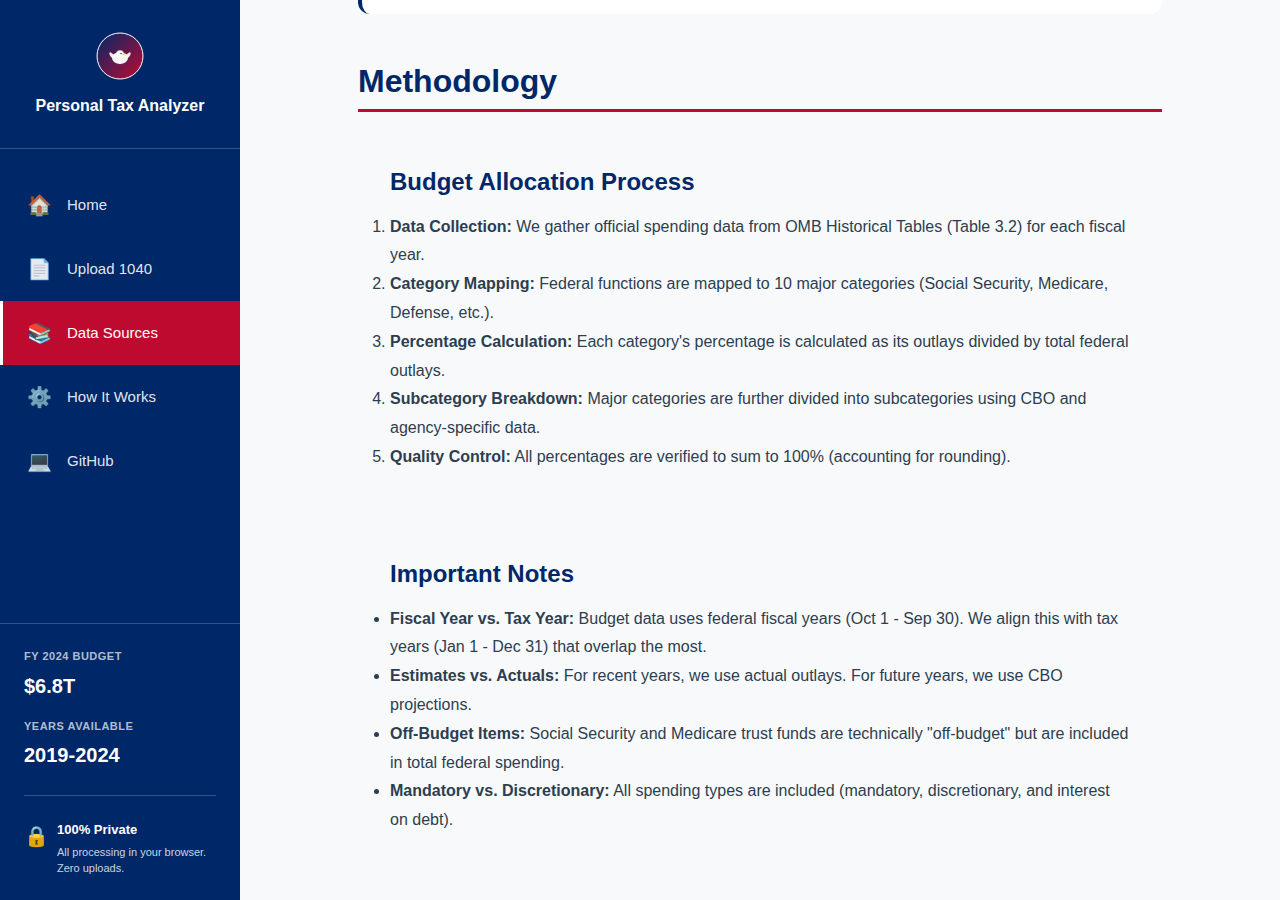
<file: sources.html>
<!DOCTYPE html>
<html lang="en">
<head>
    <meta charset="UTF-8">
    <meta name="viewport" content="width=device-width, initial-scale=1.0">
    <meta name="description" content="Data sources and methodology for Personal Tax Analyzer budget data">
    <title>Data Sources - Personal Tax Analyzer</title>

    <!-- Stylesheets -->
    <link rel="stylesheet" href="css/style.css">
    <link rel="stylesheet" href="css/patriotic-theme.css">
</head>
<body class="app-layout">
    <!-- Left Navigation -->
    <nav class="left-sidebar">
        <div class="sidebar-logo">
            <img src="assets/images/logo.svg" alt="Eagle Logo" class="logo-icon">
            <div class="logo-text">Personal Tax Analyzer</div>
        </div>

        <div class="sidebar-nav">
            <a href="index.html" class="sidebar-nav-item">
                <span class="nav-icon">🏠</span>
                <span class="nav-text">Home</span>
            </a>
            <a href="app.html" class="sidebar-nav-item">
                <span class="nav-icon">📄</span>
                <span class="nav-text">Upload 1040</span>
            </a>
            <a href="sources.html" class="sidebar-nav-item active">
                <span class="nav-icon">📚</span>
                <span class="nav-text">Data Sources</span>
            </a>
            <a href="technical.html" class="sidebar-nav-item">
                <span class="nav-icon">⚙️</span>
                <span class="nav-text">How It Works</span>
            </a>
            <a href="https://github.com/tejasgadhia/personal-tax-analyzer" target="_blank" class="sidebar-nav-item">
                <span class="nav-icon">💻</span>
                <span class="nav-text">GitHub</span>
            </a>
        </div>

        <div class="sidebar-footer">
            <div class="sidebar-stat">
                <div class="stat-label">FY 2024 Budget</div>
                <div class="stat-value">$6.8T</div>
            </div>
            <div class="sidebar-stat">
                <div class="stat-label">Years Available</div>
                <div class="stat-value">2019-2024</div>
            </div>

            <div class="sidebar-privacy">
                <div class="privacy-icon">🔒</div>
                <div class="privacy-text">
                    <strong>100% Private</strong>
                    <p>All processing in your browser. Zero uploads.</p>
                </div>
            </div>
        </div>
    </nav>

    <!-- Main Content Area -->
    <main class="main-area">
        <div class="content-wrapper" style="max-width: 900px; margin: 0 auto; padding: var(--spacing-2xl);">
            <h1 class="page-title" style="color: var(--patriot-blue); margin-bottom: var(--spacing-xl);">Data Sources & Methodology</h1>

            <p class="page-intro" style="font-size: var(--font-size-lg); color: var(--text-secondary); margin-bottom: var(--spacing-2xl);">
                All federal budget data used in Personal Tax Analyzer comes from official U.S. government sources. This page provides complete citations and explains our methodology for allocating tax dollars across spending categories.
            </p>

            <!-- Primary Sources Section -->
            <section style="margin-bottom: var(--spacing-2xl);">
                <h2 style="color: var(--patriot-blue); border-bottom: 3px solid var(--patriot-red); padding-bottom: var(--spacing-sm); margin-bottom: var(--spacing-lg);">Primary Data Sources</h2>

                <div class="source-card" style="background: white; padding: var(--spacing-xl); margin-bottom: var(--spacing-lg); border-radius: var(--radius-lg); box-shadow: var(--shadow-md); border-left: 4px solid var(--patriot-blue);">
                    <h3 style="color: var(--patriot-blue); margin-top: 0;">Office of Management and Budget (OMB)</h3>
                    <p><strong>Source:</strong> Historical Tables, Budget of the United States Government</p>
                    <p><strong>URL:</strong> <a href="https://www.whitehouse.gov/omb/budget/historical-tables/" target="_blank" rel="noopener">whitehouse.gov/omb/budget/historical-tables</a></p>
                    <p><strong>Usage:</strong> Total federal spending, major category allocations, historical budget data (fiscal years 2019-2024)</p>
                    <p><strong>Tables Used:</strong> Table 3.1 (Outlays by Superfunction and Function), Table 3.2 (Outlays by Function and Subfunction)</p>
                    <p><strong>Last Accessed:</strong> January 2026</p>
                </div>

                <div class="source-card" style="background: white; padding: var(--spacing-xl); margin-bottom: var(--spacing-lg); border-radius: var(--radius-lg); box-shadow: var(--shadow-md); border-left: 4px solid var(--patriot-blue);">
                    <h3 style="color: var(--patriot-blue); margin-top: 0;">Congressional Budget Office (CBO)</h3>
                    <p><strong>Source:</strong> Monthly Budget Review, Budget and Economic Outlook</p>
                    <p><strong>URL:</strong> <a href="https://www.cbo.gov/topics/budget" target="_blank" rel="noopener">cbo.gov/topics/budget</a></p>
                    <p><strong>Usage:</strong> Detailed spending projections, program-specific allocations, Medicare/Medicaid breakdowns</p>
                    <p><strong>Publications Used:</strong> Monthly Budget Review (FY2024), The Budget and Economic Outlook (2024-2034)</p>
                    <p><strong>Last Accessed:</strong> January 2026</p>
                </div>

                <div class="source-card" style="background: white; padding: var(--spacing-xl); margin-bottom: var(--spacing-lg); border-radius: var(--radius-lg); box-shadow: var(--shadow-md); border-left: 4px solid var(--patriot-blue);">
                    <h3 style="color: var(--patriot-blue); margin-top: 0;">U.S. Department of the Treasury</h3>
                    <p><strong>Source:</strong> Monthly Treasury Statement, TreasuryDirect.gov</p>
                    <p><strong>URL:</strong> <a href="https://fiscaldata.treasury.gov/" target="_blank" rel="noopener">fiscaldata.treasury.gov</a></p>
                    <p><strong>Usage:</strong> Actual outlays by month, debt service costs, trust fund balances</p>
                    <p><strong>Last Accessed:</strong> January 2026</p>
                </div>

                <div class="source-card" style="background: white; padding: var(--spacing-xl); margin-bottom: var(--spacing-lg); border-radius: var(--radius-lg); box-shadow: var(--shadow-md); border-left: 4px solid var(--patriot-blue);">
                    <h3 style="color: var(--patriot-blue); margin-top: 0;">Internal Revenue Service (IRS)</h3>
                    <p><strong>Source:</strong> Statistics of Income (SOI)</p>
                    <p><strong>URL:</strong> <a href="https://www.irs.gov/statistics" target="_blank" rel="noopener">irs.gov/statistics</a></p>
                    <p><strong>Usage:</strong> National average tax data, taxpayer distribution percentiles, FICA contribution data</p>
                    <p><strong>Tables Used:</strong> Individual Income Tax Returns, Tax Stats at a Glance</p>
                    <p><strong>Last Accessed:</strong> January 2026</p>
                </div>

                <div class="source-card" style="background: white; padding: var(--spacing-xl); margin-bottom: var(--spacing-lg); border-radius: var(--radius-lg); box-shadow: var(--shadow-md); border-left: 4px solid var(--patriot-blue);">
                    <h3 style="color: var(--patriot-blue); margin-top: 0;">USASpending.gov</h3>
                    <p><strong>Source:</strong> Official open data source of federal spending</p>
                    <p><strong>URL:</strong> <a href="https://www.usaspending.gov/" target="_blank" rel="noopener">usaspending.gov</a></p>
                    <p><strong>Usage:</strong> Detailed program-level spending, subcategory verification</p>
                    <p><strong>Last Accessed:</strong> January 2026</p>
                </div>
            </section>

            <!-- Methodology Section -->
            <section style="margin-bottom: var(--spacing-2xl);">
                <h2 style="color: var(--patriot-blue); border-bottom: 3px solid var(--patriot-red); padding-bottom: var(--spacing-sm); margin-bottom: var(--spacing-lg);">Methodology</h2>

                <div style="background: var(--bg-light); padding: var(--spacing-xl); border-radius: var(--radius-lg); margin-bottom: var(--spacing-lg);">
                    <h3 style="color: var(--patriot-blue); margin-top: 0;">Budget Allocation Process</h3>
                    <ol style="line-height: 1.8;">
                        <li><strong>Data Collection:</strong> We gather official spending data from OMB Historical Tables (Table 3.2) for each fiscal year.</li>
                        <li><strong>Category Mapping:</strong> Federal functions are mapped to 10 major categories (Social Security, Medicare, Defense, etc.).</li>
                        <li><strong>Percentage Calculation:</strong> Each category's percentage is calculated as its outlays divided by total federal outlays.</li>
                        <li><strong>Subcategory Breakdown:</strong> Major categories are further divided into subcategories using CBO and agency-specific data.</li>
                        <li><strong>Quality Control:</strong> All percentages are verified to sum to 100% (accounting for rounding).</li>
                    </ol>
                </div>

                <div style="background: var(--bg-light); padding: var(--spacing-xl); border-radius: var(--radius-lg); margin-bottom: var(--spacing-lg);">
                    <h3 style="color: var(--patriot-blue); margin-top: 0;">Important Notes</h3>
                    <ul style="line-height: 1.8;">
                        <li><strong>Fiscal Year vs. Tax Year:</strong> Budget data uses federal fiscal years (Oct 1 - Sep 30). We align this with tax years (Jan 1 - Dec 31) that overlap the most.</li>
                        <li><strong>Estimates vs. Actuals:</strong> For recent years, we use actual outlays. For future years, we use CBO projections.</li>
                        <li><strong>Off-Budget Items:</strong> Social Security and Medicare trust funds are technically "off-budget" but are included in total federal spending.</li>
                        <li><strong>Mandatory vs. Discretionary:</strong> All spending types are included (mandatory, discretionary, and interest on debt).</li>
                    </ul>
                </div>
            </section>

            <!-- Budget Categories Section -->
            <section style="margin-bottom: var(--spacing-2xl);">
                <h2 style="color: var(--patriot-blue); border-bottom: 3px solid var(--patriot-red); padding-bottom: var(--spacing-sm); margin-bottom: var(--spacing-lg);">Budget Category Definitions</h2>

                <div class="category-definition" style="background: white; padding: var(--spacing-lg); margin-bottom: var(--spacing-md); border-radius: var(--radius-md); box-shadow: var(--shadow-sm);">
                    <h4 style="color: var(--patriot-blue); margin: 0 0 var(--spacing-sm) 0;">1. Social Security</h4>
                    <p style="margin: 0;">Retirement, disability, and survivors benefits. Includes OASI (Old-Age and Survivors Insurance) and SSDI (Social Security Disability Insurance).</p>
                </div>

                <div class="category-definition" style="background: white; padding: var(--spacing-lg); margin-bottom: var(--spacing-md); border-radius: var(--radius-md); box-shadow: var(--shadow-sm);">
                    <h4 style="color: var(--patriot-blue); margin: 0 0 var(--spacing-sm) 0;">2. Medicare</h4>
                    <p style="margin: 0;">Health insurance for Americans 65+ and certain younger people with disabilities. Parts A (Hospital), B (Medical), C (Advantage), and D (Prescription).</p>
                </div>

                <div class="category-definition" style="background: white; padding: var(--spacing-lg); margin-bottom: var(--spacing-md); border-radius: var(--radius-md); box-shadow: var(--shadow-sm);">
                    <h4 style="color: var(--patriot-blue); margin: 0 0 var(--spacing-sm) 0;">3. Defense & Veterans</h4>
                    <p style="margin: 0;">Department of Defense operations, military personnel, veterans benefits and services, defense research.</p>
                </div>

                <div class="category-definition" style="background: white; padding: var(--spacing-lg); margin-bottom: var(--spacing-md); border-radius: var(--radius-md); box-shadow: var(--shadow-sm);">
                    <h4 style="color: var(--patriot-blue); margin: 0 0 var(--spacing-sm) 0;">4. Health (Non-Medicare)</h4>
                    <p style="margin: 0;">Medicaid, CHIP, public health programs, health research (NIH), CDC, FDA.</p>
                </div>

                <div class="category-definition" style="background: white; padding: var(--spacing-lg); margin-bottom: var(--spacing-md); border-radius: var(--radius-md); box-shadow: var(--shadow-sm);">
                    <h4 style="color: var(--patriot-blue); margin: 0 0 var(--spacing-sm) 0;">5. Interest on Debt</h4>
                    <p style="margin: 0;">Interest payments on federal debt held by the public and intragovernmental holdings.</p>
                </div>

                <div class="category-definition" style="background: white; padding: var(--spacing-lg); margin-bottom: var(--spacing-md); border-radius: var(--radius-md); box-shadow: var(--shadow-sm);">
                    <h4 style="color: var(--patriot-blue); margin: 0 0 var(--spacing-sm) 0;">6. Education & Training</h4>
                    <p style="margin: 0;">K-12 education, higher education, student loans, job training, special education.</p>
                </div>

                <div class="category-definition" style="background: white; padding: var(--spacing-lg); margin-bottom: var(--spacing-md); border-radius: var(--radius-md); box-shadow: var(--shadow-sm);">
                    <h4 style="color: var(--patriot-blue); margin: 0 0 var(--spacing-sm) 0;">7. Income Security</h4>
                    <p style="margin: 0;">Unemployment insurance, SNAP (food stamps), TANF (welfare), housing assistance, EITC.</p>
                </div>

                <div class="category-definition" style="background: white; padding: var(--spacing-lg); margin-bottom: var(--spacing-md); border-radius: var(--radius-md); box-shadow: var(--shadow-sm);">
                    <h4 style="color: var(--patriot-blue); margin: 0 0 var(--spacing-sm) 0;">8. Transportation</h4>
                    <p style="margin: 0;">Highways, mass transit, airports, railways, maritime, transportation safety.</p>
                </div>

                <div class="category-definition" style="background: white; padding: var(--spacing-lg); margin-bottom: var(--spacing-md); border-radius: var(--radius-md); box-shadow: var(--shadow-sm);">
                    <h4 style="color: var(--patriot-blue); margin: 0 0 var(--spacing-sm) 0;">9. Government Operations</h4>
                    <p style="margin: 0;">Federal employee salaries, courts, law enforcement, legislative branch, executive operations.</p>
                </div>

                <div class="category-definition" style="background: white; padding: var(--spacing-lg); margin-bottom: var(--spacing-md); border-radius: var(--radius-md); box-shadow: var(--shadow-sm);">
                    <h4 style="color: var(--patriot-blue); margin: 0 0 var(--spacing-sm) 0;">10. All Other</h4>
                    <p style="margin: 0;">Agriculture, energy, environment, science, space, international affairs, community development.</p>
                </div>
            </section>

            <!-- Disclaimer Section -->
            <section style="background: var(--bg-light); padding: var(--spacing-xl); border-radius: var(--radius-lg); border-left: 4px solid var(--patriot-red);">
                <h2 style="color: var(--patriot-red); margin-top: 0;">Important Disclaimer</h2>
                <p style="line-height: 1.8;">
                    This tool provides an <strong>approximation</strong> of how federal tax dollars are spent based on overall budget allocations. In reality:
                </p>
                <ul style="line-height: 1.8;">
                    <li>Individual tax payments are not earmarked for specific programs (except Social Security and Medicare payroll taxes)</li>
                    <li>Federal spending comes from multiple revenue sources (income tax, corporate tax, excise taxes, borrowing)</li>
                    <li>Budget priorities change annually based on congressional appropriations</li>
                    <li>Some spending is mandatory (entitlements) while other spending is discretionary</li>
                </ul>
                <p style="margin-bottom: 0;"><strong>This tool is for educational purposes only</strong> and should not be used for tax advice, financial planning, or legal purposes.</p>
            </section>

            <!-- Footer -->
            <footer style="margin-top: var(--spacing-2xl); padding-top: var(--spacing-xl); border-top: 1px solid var(--border); text-align: center; color: var(--text-secondary); font-size: var(--font-size-sm);">
                <p>Last Updated: January 2026</p>
                <p>Questions about our data? <a href="https://github.com/tejasgadhia/personal-tax-analyzer/issues" style="color: var(--patriot-blue);">Open an issue on GitHub</a></p>
            </footer>
        </div>
    </main>
</body>
</html>
</file>
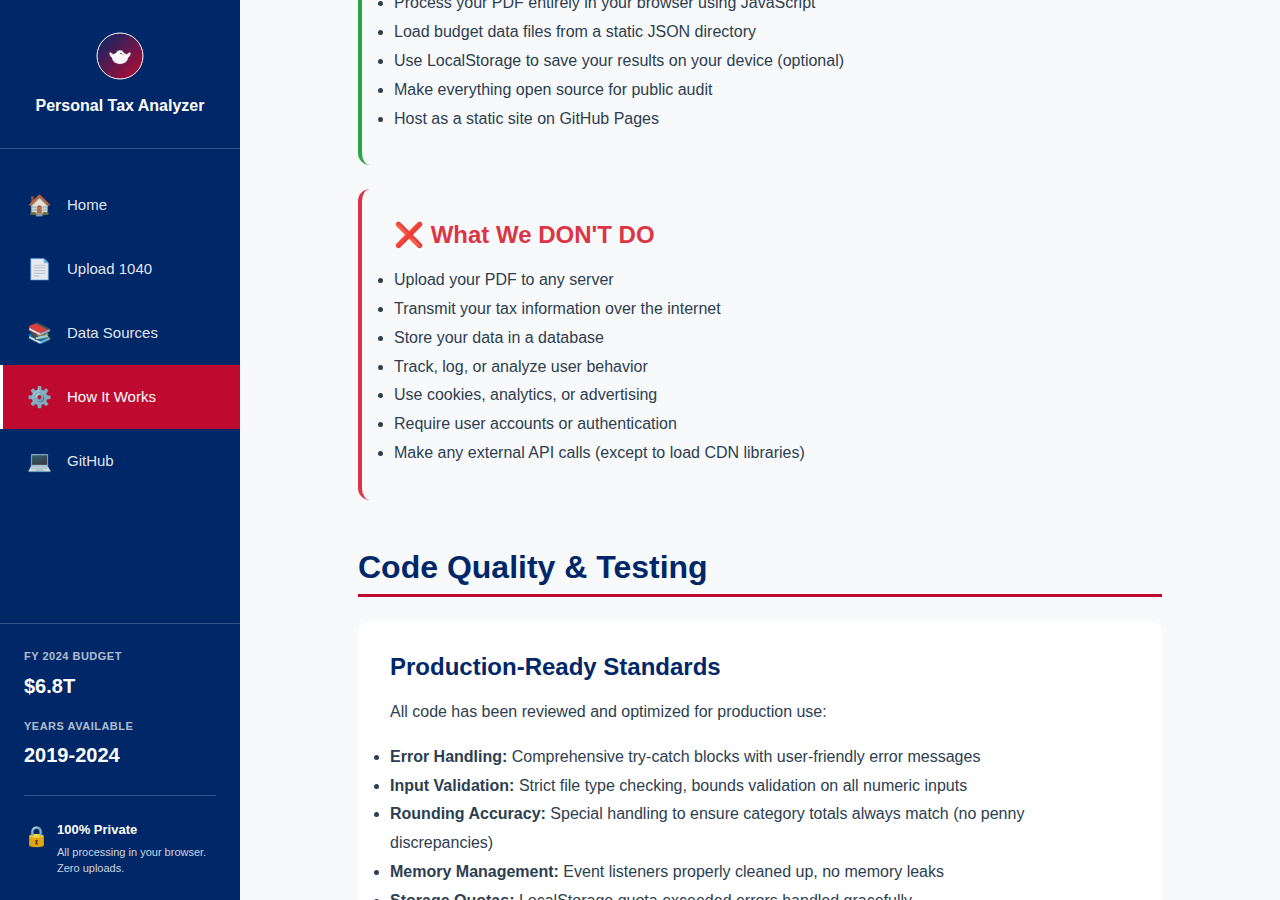
<file: technical.html>
<!DOCTYPE html>
<html lang="en">
<head>
    <meta charset="UTF-8">
    <meta name="viewport" content="width=device-width, initial-scale=1.0">
    <meta name="description" content="Technical details and privacy information for Personal Tax Analyzer">
    <title>How It Works - Personal Tax Analyzer</title>

    <!-- Stylesheets -->
    <link rel="stylesheet" href="css/style.css">
    <link rel="stylesheet" href="css/patriotic-theme.css">
</head>
<body class="app-layout">
    <!-- Left Navigation -->
    <nav class="left-sidebar">
        <div class="sidebar-logo">
            <img src="assets/images/logo.svg" alt="Eagle Logo" class="logo-icon">
            <div class="logo-text">Personal Tax Analyzer</div>
        </div>

        <div class="sidebar-nav">
            <a href="index.html" class="sidebar-nav-item">
                <span class="nav-icon">🏠</span>
                <span class="nav-text">Home</span>
            </a>
            <a href="app.html" class="sidebar-nav-item">
                <span class="nav-icon">📄</span>
                <span class="nav-text">Upload 1040</span>
            </a>
            <a href="sources.html" class="sidebar-nav-item">
                <span class="nav-icon">📚</span>
                <span class="nav-text">Data Sources</span>
            </a>
            <a href="technical.html" class="sidebar-nav-item active">
                <span class="nav-icon">⚙️</span>
                <span class="nav-text">How It Works</span>
            </a>
            <a href="https://github.com/tejasgadhia/personal-tax-analyzer" target="_blank" class="sidebar-nav-item">
                <span class="nav-icon">💻</span>
                <span class="nav-text">GitHub</span>
            </a>
        </div>

        <div class="sidebar-footer">
            <div class="sidebar-stat">
                <div class="stat-label">FY 2024 Budget</div>
                <div class="stat-value">$6.8T</div>
            </div>
            <div class="sidebar-stat">
                <div class="stat-label">Years Available</div>
                <div class="stat-value">2019-2024</div>
            </div>

            <div class="sidebar-privacy">
                <div class="privacy-icon">🔒</div>
                <div class="privacy-text">
                    <strong>100% Private</strong>
                    <p>All processing in your browser. Zero uploads.</p>
                </div>
            </div>
        </div>
    </nav>

    <!-- Main Content Area -->
    <main class="main-area">
        <div class="content-wrapper" style="max-width: 900px; margin: 0 auto; padding: var(--spacing-2xl);">
            <h1 class="page-title" style="color: var(--patriot-blue); margin-bottom: var(--spacing-xl);">How It Works</h1>

            <p class="page-intro" style="font-size: var(--font-size-lg); color: var(--text-secondary); margin-bottom: var(--spacing-2xl);">
                Personal Tax Analyzer is a 100% client-side web application that runs entirely in your browser. Your tax information never leaves your device.
            </p>

            <!-- Technical Overview -->
            <section style="margin-bottom: var(--spacing-2xl);">
                <h2 style="color: var(--patriot-blue); border-bottom: 3px solid var(--patriot-red); padding-bottom: var(--spacing-sm); margin-bottom: var(--spacing-lg);">Technical Architecture</h2>

                <div style="background: white; padding: var(--spacing-xl); border-radius: var(--radius-lg); box-shadow: var(--shadow-md); margin-bottom: var(--spacing-lg);">
                    <h3 style="color: var(--patriot-blue); margin-top: 0;">Stack & Technologies</h3>
                    <ul style="line-height: 1.8;">
                        <li><strong>Frontend:</strong> Pure HTML5, CSS3, and vanilla JavaScript (no frameworks)</li>
                        <li><strong>PDF Parsing:</strong> PDF.js v3.11.174 by Mozilla</li>
                        <li><strong>Visualization:</strong> D3.js v7 with D3-Sankey</li>
                        <li><strong>Hosting:</strong> GitHub Pages (static site hosting)</li>
                        <li><strong>Storage:</strong> Browser LocalStorage API (optional)</li>
                    </ul>
                </div>

                <div style="background: var(--bg-light); padding: var(--spacing-xl); border-radius: var(--radius-lg);">
                    <h3 style="color: var(--patriot-blue); margin-top: 0;">No Backend. No Servers. No APIs.</h3>
                    <p style="line-height: 1.8;">
                        This application is a <strong>static website</strong>. There are no backend servers processing your data. All computation happens in your browser using JavaScript.
                    </p>
                </div>
            </section>

            <!-- Application Flow -->
            <section style="margin-bottom: var(--spacing-2xl);">
                <h2 style="color: var(--patriot-blue); border-bottom: 3px solid var(--patriot-red); padding-bottom: var(--spacing-sm); margin-bottom: var(--spacing-lg);">Step-by-Step Process</h2>

                <div class="step-card" style="background: white; padding: var(--spacing-lg); margin-bottom: var(--spacing-md); border-radius: var(--radius-md); box-shadow: var(--shadow-sm); border-left: 4px solid var(--patriot-blue);">
                    <h3 style="color: var(--patriot-blue); margin: 0 0 var(--spacing-sm) 0;">Step 1: PDF Upload</h3>
                    <p style="margin: 0; line-height: 1.8;">When you drag and drop or select your Form 1040 PDF, the file is loaded into your browser's memory using the HTML5 File API. The file <strong>never leaves your device</strong>.</p>
                </div>

                <div class="step-card" style="background: white; padding: var(--spacing-lg); margin-bottom: var(--spacing-md); border-radius: var(--radius-md); box-shadow: var(--shadow-sm); border-left: 4px solid var(--patriot-blue);">
                    <h3 style="color: var(--patriot-blue); margin: 0 0 var(--spacing-sm) 0;">Step 2: PDF Parsing</h3>
                    <p style="margin: 0; line-height: 1.8;">Mozilla's PDF.js library (running in your browser) extracts text from the first 3 pages of your PDF. The parser identifies your tax year and locates Line 24 (Total Tax) using pattern matching.</p>
                </div>

                <div class="step-card" style="background: white; padding: var(--spacing-lg); margin-bottom: var(--spacing-md); border-radius: var(--radius-md); box-shadow: var(--shadow-sm); border-left: 4px solid var(--patriot-blue);">
                    <h3 style="color: var(--patriot-blue); margin: 0 0 var(--spacing-sm) 0;">Step 3: Budget Data Loading</h3>
                    <p style="margin: 0; line-height: 1.8;">Based on your tax year, the app loads the corresponding budget JSON file (e.g., budget-2024.json) from the /data/budgets/ directory. This file contains federal spending allocations.</p>
                </div>

                <div class="step-card" style="background: white; padding: var(--spacing-lg); margin-bottom: var(--spacing-md); border-radius: var(--radius-md); box-shadow: var(--shadow-sm); border-left: 4px solid var(--patriot-blue);">
                    <h3 style="color: var(--patriot-blue); margin: 0 0 var(--spacing-sm) 0;">Step 4: Calculation</h3>
                    <p style="margin: 0; line-height: 1.8;">Your tax amount is multiplied by each budget category's percentage. For example, if you paid $10,000 and Social Security is 22%, you contributed $2,200 to Social Security. All calculations happen in JavaScript.</p>
                </div>

                <div class="step-card" style="background: white; padding: var(--spacing-lg); margin-bottom: var(--spacing-md); border-radius: var(--radius-md); box-shadow: var(--shadow-sm); border-left: 4px solid var(--patriot-blue);">
                    <h3 style="color: var(--patriot-blue); margin: 0 0 var(--spacing-sm) 0;">Step 5: Visualization</h3>
                    <p style="margin: 0; line-height: 1.8;">D3.js generates an interactive Sankey diagram showing the flow from "Your Taxes" through 10 major categories to 67 subcategories. You can zoom, pan, and click for details.</p>
                </div>

                <div class="step-card" style="background: white; padding: var(--spacing-lg); margin-bottom: var(--spacing-md); border-radius: var(--radius-md); box-shadow: var(--shadow-sm); border-left: 4px solid var(--patriot-blue);">
                    <h3 style="color: var(--patriot-blue); margin: 0 0 var(--spacing-sm) 0;">Step 6: LocalStorage (Optional)</h3>
                    <p style="margin: 0; line-height: 1.8;">If you want to save your results for later, the app stores your calculated data in your browser's LocalStorage. This data stays on your device and can be cleared anytime.</p>
                </div>
            </section>

            <!-- Privacy & Security -->
            <section style="margin-bottom: var(--spacing-2xl);">
                <h2 style="color: var(--patriot-blue); border-bottom: 3px solid var(--patriot-red); padding-bottom: var(--spacing-sm); margin-bottom: var(--spacing-lg);">Privacy & Security</h2>

                <div style="background: var(--bg-light); padding: var(--spacing-xl); border-radius: var(--radius-lg); border-left: 4px solid #28a745; margin-bottom: var(--spacing-lg);">
                    <h3 style="color: #28a745; margin-top: 0;">✅ What We DO</h3>
                    <ul style="line-height: 1.8;">
                        <li>Process your PDF entirely in your browser using JavaScript</li>
                        <li>Load budget data files from a static JSON directory</li>
                        <li>Use LocalStorage to save your results on your device (optional)</li>
                        <li>Make everything open source for public audit</li>
                        <li>Host as a static site on GitHub Pages</li>
                    </ul>
                </div>

                <div style="background: var(--bg-light); padding: var(--spacing-xl); border-radius: var(--radius-lg); border-left: 4px solid #dc3545;">
                    <h3 style="color: #dc3545; margin-top: 0;">❌ What We DON'T DO</h3>
                    <ul style="line-height: 1.8;">
                        <li>Upload your PDF to any server</li>
                        <li>Transmit your tax information over the internet</li>
                        <li>Store your data in a database</li>
                        <li>Track, log, or analyze user behavior</li>
                        <li>Use cookies, analytics, or advertising</li>
                        <li>Require user accounts or authentication</li>
                        <li>Make any external API calls (except to load CDN libraries)</li>
                    </ul>
                </div>
            </section>

            <!-- Code Quality -->
            <section style="margin-bottom: var(--spacing-2xl);">
                <h2 style="color: var(--patriot-blue); border-bottom: 3px solid var(--patriot-red); padding-bottom: var(--spacing-sm); margin-bottom: var(--spacing-lg);">Code Quality & Testing</h2>

                <div style="background: white; padding: var(--spacing-xl); border-radius: var(--radius-lg); box-shadow: var(--shadow-md);">
                    <h3 style="color: var(--patriot-blue); margin-top: 0;">Production-Ready Standards</h3>
                    <p style="line-height: 1.8;">All code has been reviewed and optimized for production use:</p>
                    <ul style="line-height: 1.8;">
                        <li><strong>Error Handling:</strong> Comprehensive try-catch blocks with user-friendly error messages</li>
                        <li><strong>Input Validation:</strong> Strict file type checking, bounds validation on all numeric inputs</li>
                        <li><strong>Rounding Accuracy:</strong> Special handling to ensure category totals always match (no penny discrepancies)</li>
                        <li><strong>Memory Management:</strong> Event listeners properly cleaned up, no memory leaks</li>
                        <li><strong>Storage Quotas:</strong> LocalStorage quota exceeded errors handled gracefully</li>
                        <li><strong>Security:</strong> No eval(), no unsafe code execution, XSS prevention</li>
                    </ul>
                    <p style="margin-bottom: 0;"><a href="https://github.com/tejasgadhia/personal-tax-analyzer/blob/main/TEST_RESULTS.md" target="_blank" style="color: var(--patriot-blue);">View complete test results →</a></p>
                </div>
            </section>

            <!-- Browser Compatibility -->
            <section style="margin-bottom: var(--spacing-2xl);">
                <h2 style="color: var(--patriot-blue); border-bottom: 3px solid var(--patriot-red); padding-bottom: var(--spacing-sm); margin-bottom: var(--spacing-lg);">Browser Compatibility</h2>

                <table style="width: 100%; border-collapse: collapse; background: white; box-shadow: var(--shadow-md); border-radius: var(--radius-md); overflow: hidden;">
                    <thead style="background: var(--patriot-blue); color: white;">
                        <tr>
                            <th style="padding: var(--spacing-md); text-align: left;">Browser</th>
                            <th style="padding: var(--spacing-md); text-align: left;">Minimum Version</th>
                            <th style="padding: var(--spacing-md); text-align: left;">Status</th>
                        </tr>
                    </thead>
                    <tbody>
                        <tr style="border-bottom: 1px solid var(--border);">
                            <td style="padding: var(--spacing-md);">Chrome</td>
                            <td style="padding: var(--spacing-md);">90+</td>
                            <td style="padding: var(--spacing-md); color: #28a745;">✓ Tested</td>
                        </tr>
                        <tr style="border-bottom: 1px solid var(--border);">
                            <td style="padding: var(--spacing-md);">Firefox</td>
                            <td style="padding: var(--spacing-md);">88+</td>
                            <td style="padding: var(--spacing-md); color: #28a745;">✓ Tested</td>
                        </tr>
                        <tr style="border-bottom: 1px solid var(--border);">
                            <td style="padding: var(--spacing-md);">Safari</td>
                            <td style="padding: var(--spacing-md);">14+</td>
                            <td style="padding: var(--spacing-md); color: #28a745;">✓ Tested</td>
                        </tr>
                        <tr>
                            <td style="padding: var(--spacing-md);">Edge</td>
                            <td style="padding: var(--spacing-md);">90+</td>
                            <td style="padding: var(--spacing-md); color: #28a745;">✓ Tested</td>
                        </tr>
                    </tbody>
                </table>

                <p style="margin-top: var(--spacing-lg); padding: var(--spacing-md); background: var(--bg-light); border-radius: var(--radius-md);"><strong>Note:</strong> Mobile devices are not currently supported due to visualization complexity. Minimum screen width: 1024px.</p>
            </section>

            <!-- Open Source -->
            <section style="margin-bottom: var(--spacing-2xl);">
                <h2 style="color: var(--patriot-blue); border-bottom: 3px solid var(--patriot-red); padding-bottom: var(--spacing-sm); margin-bottom: var(--spacing-lg);">Open Source & Transparency</h2>

                <div style="background: white; padding: var(--spacing-xl); border-radius: var(--radius-lg); box-shadow: var(--shadow-md);">
                    <p style="line-height: 1.8;">
                        The complete source code is available on GitHub for public inspection, verification, and contribution. You can audit every line of code to verify our privacy claims.
                    </p>
                    <p style="line-height: 1.8;">
                        <strong>Repository:</strong> <a href="https://github.com/tejasgadhia/personal-tax-analyzer" target="_blank" style="color: var(--patriot-blue);">github.com/tejasgadhia/personal-tax-analyzer</a>
                    </p>
                    <p style="line-height: 1.8; margin-bottom: 0;">
                        <strong>License:</strong> MIT License (free and open source)
                    </p>
                </div>
            </section>

            <!-- FAQ -->
            <section style="margin-bottom: var(--spacing-2xl);">
                <h2 style="color: var(--patriot-blue); border-bottom: 3px solid var(--patriot-red); padding-bottom: var(--spacing-sm); margin-bottom: var(--spacing-lg);">Frequently Asked Questions</h2>

                <div class="faq-item" style="background: white; padding: var(--spacing-lg); margin-bottom: var(--spacing-md); border-radius: var(--radius-md); box-shadow: var(--shadow-sm);">
                    <h4 style="color: var(--patriot-blue); margin: 0 0 var(--spacing-sm) 0;">Can you see my tax return?</h4>
                    <p style="margin: 0; line-height: 1.8;">No. Your PDF is processed entirely in your browser. We have no servers to receive or store your data. It's technically impossible for us to see your tax return.</p>
                </div>

                <div class="faq-item" style="background: white; padding: var(--spacing-lg); margin-bottom: var(--spacing-md); border-radius: var(--radius-md); box-shadow: var(--shadow-sm);">
                    <h4 style="color: var(--patriot-blue); margin: 0 0 var(--spacing-sm) 0;">Is my data encrypted?</h4>
                    <p style="margin: 0; line-height: 1.8;">Your data never leaves your device, so encryption during transmission is not applicable. When saved to LocalStorage, data is stored in your browser's secure storage (same security as browser cookies).</p>
                </div>

                <div class="faq-item" style="background: white; padding: var(--spacing-lg); margin-bottom: var(--spacing-md); border-radius: var(--radius-md); box-shadow: var(--shadow-sm);">
                    <h4 style="color: var(--patriot-blue); margin: 0 0 var(--spacing-sm) 0;">How accurate are the budget allocations?</h4>
                    <p style="margin: 0; line-height: 1.8;">Budget percentages come from official OMB, CBO, and Treasury data. Calculations are mathematically precise. However, this is an educational approximation—real tax allocation is more complex. See our <a href="sources.html" style="color: var(--patriot-blue);">data sources page</a> for details.</p>
                </div>

                <div class="faq-item" style="background: white; padding: var(--spacing-lg); margin-bottom: var(--spacing-md); border-radius: var(--radius-md); box-shadow: var(--shadow-sm);">
                    <h4 style="color: var(--patriot-blue); margin: 0 0 var(--spacing-sm) 0;">Can I use this for tax filing?</h4>
                    <p style="margin: 0; line-height: 1.8;">No. This tool is for educational purposes only. It visualizes budget spending, not tax deductions or credits. Consult a tax professional for tax advice.</p>
                </div>

                <div class="faq-item" style="background: white; padding: var(--spacing-lg); margin-bottom: var(--spacing-md); border-radius: var(--radius-md); box-shadow: var(--shadow-sm);">
                    <h4 style="color: var(--patriot-blue); margin: 0 0 var(--spacing-sm) 0;">Why desktop only?</h4>
                    <p style="margin: 0; line-height: 1.8;">The Sankey diagram visualization requires substantial screen real estate to be readable and interactive. Mobile support is planned for v0.2.0.</p>
                </div>
            </section>

            <!-- Footer -->
            <footer style="margin-top: var(--spacing-2xl); padding-top: var(--spacing-xl); border-top: 1px solid var(--border); text-align: center; color: var(--text-secondary); font-size: var(--font-size-sm);">
                <p>Last Updated: January 2026 • Version 0.1.1</p>
                <p>Questions or concerns? <a href="https://github.com/tejasgadhia/personal-tax-analyzer/issues" style="color: var(--patriot-blue);">Open an issue on GitHub</a></p>
            </footer>
        </div>
    </main>
</body>
</html>
</file>
<file: css/style.css>
/* ==========================================================================
   Personal Tax Analyzer - Base Styles
   ========================================================================== */

/* CSS Variables / Design Tokens
   ========================================================================== */

:root {
  /* Patriotic Colors (Official US Flag) */
  --patriot-blue: #002868;
  --patriot-red: #BF0A30;
  --patriot-white: #FFFFFF;
  
  /* Category Colors */
  --social-security: #4A90E2;
  --medicare: #E24A4A;
  --defense: #2C3E50;
  --interest: #95A5A6;
  --healthcare: #E67E22;
  --income-security: #27AE60;
  --veterans: #8E44AD;
  --education: #3498DB;
  --transportation: #F39C12;
  --other: #BDC3C7;
  
  /* UI Colors */
  --bg-primary: #F8F9FA;
  --bg-secondary: #FFFFFF;
  --text-primary: #2C3E50;
  --text-secondary: #7F8C8D;
  --border: #DFE6E9;
  --success: #27AE60;
  --error: #E74C3C;
  --warning: #F39C12;
  
  /* Typography */
  --font-family: 'Inter', -apple-system, BlinkMacSystemFont, 'Segoe UI', Roboto, sans-serif;
  --font-size-xs: 12px;
  --font-size-sm: 14px;
  --font-size-base: 16px;
  --font-size-lg: 18px;
  --font-size-xl: 24px;
  --font-size-2xl: 32px;
  --font-size-3xl: 48px;
  --font-weight-normal: 400;
  --font-weight-medium: 500;
  --font-weight-semibold: 600;
  --font-weight-bold: 700;
  
  /* Spacing */
  --spacing-xs: 4px;
  --spacing-sm: 8px;
  --spacing-md: 16px;
  --spacing-lg: 24px;
  --spacing-xl: 32px;
  --spacing-2xl: 48px;
  --spacing-3xl: 64px;
  
  /* Layout */
  --container-max-width: 1400px;
  --sankey-height: 800px;
  --header-height: 80px;
  
  /* Animations */
  --transition-fast: 150ms ease-in-out;
  --transition-base: 300ms ease-in-out;
  --transition-slow: 500ms ease-in-out;
  
  /* Border Radius */
  --radius-sm: 4px;
  --radius-md: 8px;
  --radius-lg: 12px;
  --radius-xl: 16px;
}

/* Reset & Base Styles
   ========================================================================== */

* {
  margin: 0;
  padding: 0;
  box-sizing: border-box;
}

html {
  font-size: 16px;
  -webkit-font-smoothing: antialiased;
  -moz-osx-font-smoothing: grayscale;
}

body {
  font-family: var(--font-family);
  font-size: var(--font-size-base);
  font-weight: var(--font-weight-normal);
  line-height: 1.6;
  color: var(--text-primary);
  background-color: var(--bg-primary);
  min-height: 100vh;
}

/* Typography
   ========================================================================== */

h1, h2, h3, h4, h5, h6 {
  font-weight: var(--font-weight-bold);
  line-height: 1.2;
  margin-bottom: var(--spacing-md);
}

h1 { font-size: var(--font-size-3xl); }
h2 { font-size: var(--font-size-2xl); }
h3 { font-size: var(--font-size-xl); }
h4 { font-size: var(--font-size-lg); }
h5 { font-size: var(--font-size-base); }
h6 { font-size: var(--font-size-sm); }

p {
  margin-bottom: var(--spacing-md);
}

a {
  color: var(--patriot-blue);
  text-decoration: none;
  transition: color var(--transition-fast);
}

a:hover {
  color: var(--patriot-red);
  text-decoration: underline;
}

/* Layout Components
   ========================================================================== */

.container {
  max-width: var(--container-max-width);
  margin: 0 auto;
  padding: 0 var(--spacing-lg);
}

.header {
  height: var(--header-height);
  background: var(--bg-secondary);
  border-bottom: 2px solid var(--border);
  display: flex;
  align-items: center;
  padding: 0 var(--spacing-xl);
}

.main-content {
  min-height: calc(100vh - var(--header-height));
  padding: var(--spacing-2xl) 0;
}

/* Buttons
   ========================================================================== */

.btn {
  display: inline-block;
  padding: var(--spacing-sm) var(--spacing-lg);
  font-size: var(--font-size-base);
  font-weight: var(--font-weight-semibold);
  text-align: center;
  border: none;
  border-radius: var(--radius-md);
  cursor: pointer;
  transition: all var(--transition-fast);
  text-decoration: none;
}

.btn-primary {
  background: var(--patriot-blue);
  color: var(--patriot-white);
}

.btn-primary:hover {
  background: var(--patriot-red);
  text-decoration: none;
}

.btn-secondary {
  background: var(--bg-secondary);
  color: var(--text-primary);
  border: 2px solid var(--border);
}

.btn-secondary:hover {
  border-color: var(--patriot-blue);
  color: var(--patriot-blue);
  text-decoration: none;
}

.btn-danger {
  background: var(--error);
  color: var(--patriot-white);
}

.btn-danger:hover {
  background: #c0392b;
  text-decoration: none;
}

.btn-large {
  padding: var(--spacing-md) var(--spacing-2xl);
  font-size: var(--font-size-lg);
}

/* Cards & Panels
   ========================================================================== */

.card {
  background: var(--bg-secondary);
  border: 1px solid var(--border);
  border-radius: var(--radius-lg);
  padding: var(--spacing-xl);
  margin-bottom: var(--spacing-lg);
}

.card-header {
  font-size: var(--font-size-xl);
  font-weight: var(--font-weight-bold);
  margin-bottom: var(--spacing-md);
}

/* Messages & Alerts
   ========================================================================== */

.message {
  padding: var(--spacing-md) var(--spacing-lg);
  border-radius: var(--radius-md);
  margin-bottom: var(--spacing-lg);
  display: flex;
  align-items: center;
  gap: var(--spacing-sm);
}

.message-error {
  background: rgba(231, 76, 60, 0.1);
  border: 1px solid var(--error);
  color: var(--error);
}

.message-warning {
  background: rgba(243, 156, 18, 0.1);
  border: 1px solid var(--warning);
  color: var(--warning);
}

.message-success {
  background: rgba(39, 174, 96, 0.1);
  border: 1px solid var(--success);
  color: var(--success);
}

.message-info {
  background: rgba(52, 152, 219, 0.1);
  border: 1px solid var(--education);
  color: var(--education);
}

/* Utility Classes
   ========================================================================== */

.text-center { text-align: center; }
.text-left { text-align: left; }
.text-right { text-align: right; }

.mt-xs { margin-top: var(--spacing-xs); }
.mt-sm { margin-top: var(--spacing-sm); }
.mt-md { margin-top: var(--spacing-md); }
.mt-lg { margin-top: var(--spacing-lg); }
.mt-xl { margin-top: var(--spacing-xl); }
.mt-2xl { margin-top: var(--spacing-2xl); }

.mb-xs { margin-bottom: var(--spacing-xs); }
.mb-sm { margin-bottom: var(--spacing-sm); }
.mb-md { margin-bottom: var(--spacing-md); }
.mb-lg { margin-bottom: var(--spacing-lg); }
.mb-xl { margin-bottom: var(--spacing-xl); }
.mb-2xl { margin-bottom: var(--spacing-2xl); }

.hidden { display: none; }
.visible { display: block; }

/* Loading Spinner
   ========================================================================== */

.spinner {
  border: 3px solid var(--border);
  border-top: 3px solid var(--patriot-blue);
  border-radius: 50%;
  width: 40px;
  height: 40px;
  animation: spin 1s linear infinite;
}

@keyframes spin {
  0% { transform: rotate(0deg); }
  100% { transform: rotate(360deg); }
}
</file>
<file: css/patriotic-theme.css>
/* ==========================================================================
   Patriotic Theme - Red, White, and Blue
   ========================================================================== */

/* Background Pattern
   ========================================================================== */

.patriotic-bg {
  background-image: 
    linear-gradient(rgba(0, 40, 104, 0.02) 1px, transparent 1px),
    linear-gradient(90deg, rgba(0, 40, 104, 0.02) 1px, transparent 1px);
  background-size: 20px 20px;
  position: relative;
}

.patriotic-bg::before {
  content: '';
  position: absolute;
  top: 0;
  left: 0;
  right: 0;
  bottom: 0;
  background-image: url('../assets/images/star-pattern.svg');
  background-repeat: repeat;
  background-size: 100px 100px;
  opacity: 0.03;
  pointer-events: none;
}

/* Header with Patriotic Accent
   ========================================================================== */

.patriotic-header {
  background: linear-gradient(
    to bottom,
    var(--patriot-white) 0%,
    var(--patriot-white) 85%,
    var(--patriot-blue) 85%,
    var(--patriot-blue) 90%,
    var(--patriot-red) 90%,
    var(--patriot-red) 100%
  );
}

/* Privacy Banner
   ========================================================================== */

.privacy-banner {
  background: var(--patriot-blue);
  color: var(--patriot-white);
  padding: var(--spacing-lg) var(--spacing-xl);
  text-align: center;
  font-weight: var(--font-weight-semibold);
  border-radius: var(--radius-lg);
  margin: var(--spacing-xl) 0;
  display: flex;
  align-items: center;
  justify-content: center;
  gap: var(--spacing-md);
}

.privacy-banner::before {
  content: '🔒';
  font-size: var(--font-size-xl);
}

/* Logo Styling
   ========================================================================== */

.logo {
  display: flex;
  align-items: center;
  gap: var(--spacing-md);
  font-size: var(--font-size-xl);
  font-weight: var(--font-weight-bold);
  color: var(--patriot-blue);
}

.logo img {
  height: 50px;
  width: auto;
}

/* Call to Action Button
   ========================================================================== */

.cta-button {
  background: linear-gradient(135deg, var(--patriot-blue) 0%, var(--patriot-red) 100%);
  color: var(--patriot-white);
  padding: var(--spacing-lg) var(--spacing-2xl);
  font-size: var(--font-size-xl);
  font-weight: var(--font-weight-bold);
  border-radius: var(--radius-xl);
  border: none;
  cursor: pointer;
  transition: transform var(--transition-fast), box-shadow var(--transition-fast);
}

.cta-button:hover {
  transform: translateY(-2px);
  box-shadow: 0 8px 16px rgba(0, 40, 104, 0.2);
}

/* Section Dividers
   ========================================================================== */

.section-divider {
  height: 4px;
  background: linear-gradient(
    to right,
    var(--patriot-blue) 0%,
    var(--patriot-white) 50%,
    var(--patriot-red) 100%
  );
  border: none;
  margin: var(--spacing-2xl) 0;
}

/* Stars as List Bullets
   ========================================================================== */

.star-list {
  list-style: none;
  padding-left: 0;
}

.star-list li {
  padding-left: var(--spacing-lg);
  position: relative;
  margin-bottom: var(--spacing-sm);
}

.star-list li::before {
  content: '⭐';
  position: absolute;
  left: 0;
}

/* Category Badges
   ========================================================================== */

.category-badge {
  display: inline-block;
  padding: var(--spacing-xs) var(--spacing-sm);
  border-radius: var(--radius-sm);
  font-size: var(--font-size-sm);
  font-weight: var(--font-weight-semibold);
  color: var(--patriot-white);
}

.category-badge.social-security { background: var(--social-security); }
.category-badge.medicare { background: var(--medicare); }
.category-badge.defense { background: var(--defense); }
.category-badge.interest { background: var(--interest); }
.category-badge.healthcare { background: var(--healthcare); }
.category-badge.income-security { background: var(--income-security); }
.category-badge.veterans { background: var(--veterans); }
.category-badge.education { background: var(--education); }
.category-badge.transportation { background: var(--transportation); }
.category-badge.other { background: var(--other); }

/* ==========================================================================
   App Layout with Left Sidebar Navigation
   ========================================================================== */

/* Main Layout */
.app-layout {
  display: flex;
  height: 100vh;
  overflow: hidden;
}

/* Left Sidebar */
.left-sidebar {
  width: 240px;
  background: var(--patriot-blue);
  color: var(--patriot-white);
  display: flex;
  flex-direction: column;
  overflow-y: auto;
}

.sidebar-logo {
  padding: var(--spacing-xl) var(--spacing-lg);
  text-align: center;
  border-bottom: 1px solid rgba(255, 255, 255, 0.2);
}

.logo-icon {
  width: 48px;
  height: 48px;
  margin-bottom: var(--spacing-sm);
}

.logo-text {
  font-size: 16px;
  font-weight: 700;
  line-height: 1.3;
  color: var(--patriot-white);
}

/* Sidebar Navigation */
.sidebar-nav {
  flex: 1;
  padding: var(--spacing-lg) 0;
}

.sidebar-nav-item {
  display: flex;
  align-items: center;
  gap: var(--spacing-md);
  padding: var(--spacing-md) var(--spacing-lg);
  color: rgba(255, 255, 255, 0.9);
  text-decoration: none;
  font-size: 15px;
  font-weight: 500;
  transition: all var(--transition-fast);
  border-left: 3px solid transparent;
}

.sidebar-nav-item:hover {
  background: rgba(255, 255, 255, 0.1);
  color: var(--patriot-white);
  text-decoration: none;
}

.sidebar-nav-item.active {
  background: var(--patriot-red);
  color: var(--patriot-white);
  border-left-color: var(--patriot-white);
}

.nav-icon {
  font-size: 20px;
  width: 24px;
  text-align: center;
}

.nav-text {
  flex: 1;
}

/* Sidebar Footer */
.sidebar-footer {
  padding: var(--spacing-lg);
  border-top: 1px solid rgba(255, 255, 255, 0.2);
}

.sidebar-stat {
  margin-bottom: var(--spacing-md);
}

.stat-label {
  font-size: 11px;
  text-transform: uppercase;
  letter-spacing: 0.5px;
  color: rgba(255, 255, 255, 0.7);
  margin-bottom: 4px;
  font-weight: 600;
}

.stat-value {
  font-size: 20px;
  font-weight: 900;
  color: var(--patriot-white);
}

.sidebar-privacy {
  margin-top: var(--spacing-lg);
  padding-top: var(--spacing-lg);
  border-top: 1px solid rgba(255, 255, 255, 0.2);
  display: flex;
  gap: var(--spacing-sm);
  align-items: flex-start;
}

.privacy-icon {
  font-size: 20px;
  flex-shrink: 0;
}

.privacy-text {
  flex: 1;
}

.privacy-text strong {
  display: block;
  font-size: 13px;
  font-weight: 700;
  color: var(--patriot-white);
  margin-bottom: 4px;
}

.privacy-text p {
  font-size: 11px;
  line-height: 1.4;
  color: rgba(255, 255, 255, 0.8);
  margin: 0;
}

/* Main Content Area */
.main-area {
  flex: 1;
  background: #f8f9fa;
  display: flex;
  align-items: center;
  justify-content: center;
  overflow: hidden;
}

.content-wrapper {
  max-width: 1100px;
  width: 100%;
  padding: var(--spacing-xl);
}

/* Hero Section */
.hero-section {
  text-align: center;
  margin-bottom: var(--spacing-xl);
  padding: var(--spacing-xl) var(--spacing-lg);
  background: var(--patriot-white);
  border-radius: var(--radius-lg);
  border-top: 4px solid var(--patriot-red);
}

.hero-title {
  font-size: 36px;
  font-weight: 900;
  color: var(--patriot-blue);
  margin-bottom: var(--spacing-sm);
  line-height: 1.2;
}

.hero-subtitle {
  font-size: 16px;
  color: var(--text-secondary);
  margin-bottom: var(--spacing-lg);
  line-height: 1.5;
  max-width: 700px;
  margin-left: auto;
  margin-right: auto;
}

.btn-primary-large {
  display: inline-block;
  background: var(--patriot-red);
  color: var(--patriot-white);
  padding: var(--spacing-md) var(--spacing-xl);
  font-size: 16px;
  font-weight: 700;
  border-radius: var(--radius-md);
  text-decoration: none;
  transition: all var(--transition-fast);
  border: 3px solid var(--patriot-red);
}

.btn-primary-large:hover {
  background: var(--patriot-white);
  color: var(--patriot-red);
  text-decoration: none;
  transform: translateY(-2px);
  box-shadow: 0 4px 12px rgba(191, 10, 48, 0.3);
}

/* Info Grid */
.info-grid {
  display: grid;
  grid-template-columns: repeat(3, 1fr);
  gap: var(--spacing-md);
}

@media (max-width: 1200px) {
  .info-grid {
    grid-template-columns: repeat(2, 1fr);
  }
}

@media (max-width: 768px) {
  .info-grid {
    grid-template-columns: 1fr;
  }
}

.info-card {
  background: var(--patriot-white);
  padding: var(--spacing-lg);
  border-radius: var(--radius-md);
  border: 2px solid #e0e0e0;
  transition: all var(--transition-base);
  text-align: center;
}

.info-card:hover {
  border-color: var(--patriot-blue);
  transform: translateY(-2px);
  box-shadow: 0 4px 8px rgba(0, 40, 104, 0.1);
}

.info-icon {
  font-size: 32px;
  margin-bottom: var(--spacing-sm);
}

.info-title {
  font-size: 15px;
  font-weight: 700;
  color: var(--patriot-blue);
  margin-bottom: var(--spacing-xs);
}

.info-text {
  font-size: 12px;
  color: var(--text-secondary);
  line-height: 1.5;
  margin: 0;
}

/* Privacy Highlight */
.privacy-highlight {
  background: linear-gradient(135deg, var(--patriot-blue) 0%, #003b8e 100%);
  padding: var(--spacing-2xl);
  border-radius: var(--radius-lg);
  text-align: center;
}

.privacy-content h3 {
  color: var(--patriot-white);
  font-size: 24px;
  font-weight: 700;
  margin-bottom: var(--spacing-md);
}

.privacy-content p {
  color: rgba(255, 255, 255, 0.9);
  font-size: 16px;
  line-height: 1.7;
  max-width: 800px;
  margin: 0 auto;
}

.privacy-content a {
  color: var(--patriot-white);
  text-decoration: underline;
  font-weight: 600;
}

.privacy-content a:hover {
  color: rgba(255, 255, 255, 0.8);
}

/* ==========================================================================
   App Page Styles (app.html)
   ========================================================================== */

/* Mobile Block Screen */
.mobile-block {
  display: none;
  position: fixed;
  top: 0;
  left: 0;
  width: 100%;
  height: 100%;
  background: var(--patriot-blue);
  color: var(--patriot-white);
  z-index: 10000;
  align-items: center;
  justify-content: center;
}

@media (max-width: 1024px) {
  .mobile-block {
    display: flex;
  }
  .left-sidebar,
  .main-area {
    display: none;
  }
}

.mobile-message {
  text-align: center;
  padding: var(--spacing-2xl);
  max-width: 500px;
}

.mobile-message h2 {
  font-size: 32px;
  margin-bottom: var(--spacing-lg);
}

.mobile-message p {
  font-size: 16px;
  line-height: 1.7;
  opacity: 0.9;
}

/* Common Page Styles */
.page-title {
  font-size: 32px;
  font-weight: 900;
  color: var(--patriot-blue);
  margin-bottom: var(--spacing-sm);
  text-align: center;
}

.page-subtitle {
  font-size: 16px;
  color: var(--text-secondary);
  text-align: center;
  margin-bottom: var(--spacing-2xl);
}

/* Upload View */
.upload-view {
  display: flex;
  align-items: center;
  justify-content: center;
  min-height: 100%;
  padding: var(--spacing-2xl);
  overflow-y: auto;
}

.fica-view {
  display: flex;
  align-items: center;
  justify-content: center;
  min-height: 100%;
  padding: var(--spacing-2xl);
}

.upload-container,
.fica-container {
  max-width: 600px;
  width: 100%;
}

.upload-container-wide {
  max-width: 1200px;
  width: 100%;
}

.upload-content {
  display: grid;
  grid-template-columns: 1fr 1fr;
  gap: var(--spacing-2xl);
  align-items: start;
}

@media (max-width: 1400px) {
  .upload-content {
    grid-template-columns: 1fr;
  }

  .upload-right {
    order: -1;
  }
}

.upload-left,
.upload-right {
  width: 100%;
}

.upload-area {
  background: var(--patriot-white);
  border: 3px dashed #ccc;
  border-radius: var(--radius-lg);
  padding: var(--spacing-3xl) var(--spacing-2xl);
  text-align: center;
  transition: all var(--transition-base);
  cursor: pointer;
}

.upload-area:hover {
  border-color: var(--patriot-blue);
  background: rgba(0, 40, 104, 0.02);
}

.upload-area.drag-over {
  border-color: var(--patriot-red);
  background: rgba(191, 10, 48, 0.05);
}

.upload-icon {
  font-size: 64px;
  margin-bottom: var(--spacing-md);
}

.upload-text {
  font-size: 18px;
  font-weight: 600;
  color: var(--text-primary);
  margin-bottom: var(--spacing-sm);
}

.upload-or {
  font-size: 14px;
  color: var(--text-secondary);
  margin: var(--spacing-md) 0;
}

.btn-upload {
  display: inline-block;
  background: var(--patriot-red);
  color: var(--patriot-white);
  padding: var(--spacing-md) var(--spacing-2xl);
  font-size: 16px;
  font-weight: 700;
  border-radius: var(--radius-md);
  cursor: pointer;
  transition: all var(--transition-fast);
}

.btn-upload:hover {
  background: var(--patriot-blue);
  transform: translateY(-2px);
}

.upload-hint {
  font-size: 12px;
  color: var(--text-secondary);
  margin-top: var(--spacing-md);
}

.upload-divider {
  text-align: center;
  margin: var(--spacing-xl) 0;
  position: relative;
}

.upload-divider::before {
  content: '';
  position: absolute;
  top: 50%;
  left: 0;
  right: 0;
  height: 1px;
  background: #ddd;
}

.upload-divider span {
  position: relative;
  background: #f8f9fa;
  padding: 0 var(--spacing-md);
  color: var(--text-secondary);
  font-size: 14px;
  font-weight: 600;
}

.load-saved {
  text-align: center;
  background: var(--patriot-white);
  padding: var(--spacing-lg);
  border-radius: var(--radius-lg);
  border: 2px solid #e0e0e0;
}

.load-saved-title {
  font-size: 15px;
  font-weight: 600;
  color: var(--patriot-blue);
  margin-bottom: var(--spacing-md);
}

.load-saved-text {
  font-size: 14px;
  color: var(--text-primary);
  line-height: 1.6;
  margin-bottom: var(--spacing-lg);
}

.load-saved-hint {
  font-size: 12px;
  color: var(--text-secondary);
  font-style: italic;
  margin-top: var(--spacing-sm);
}

.btn-secondary-outline {
  display: inline-flex;
  align-items: center;
  gap: var(--spacing-sm);
  background: var(--patriot-white);
  color: var(--patriot-blue);
  border: 2px solid var(--patriot-blue);
  padding: var(--spacing-md) var(--spacing-xl);
  font-size: 16px;
  font-weight: 600;
  border-radius: var(--radius-md);
  cursor: pointer;
  transition: all var(--transition-fast);
}

.btn-secondary-outline:hover {
  background: var(--patriot-blue);
  color: var(--patriot-white);
}

.btn-secondary-outline:disabled {
  opacity: 0.5;
  cursor: not-allowed;
}

.btn-secondary-outline:disabled:hover {
  background: var(--patriot-white);
  color: var(--patriot-blue);
}

.btn-primary-outline {
  display: inline-flex;
  align-items: center;
  gap: var(--spacing-sm);
  background: var(--patriot-white);
  color: var(--patriot-red);
  border: 2px solid var(--patriot-red);
  padding: var(--spacing-md) var(--spacing-xl);
  font-size: 16px;
  font-weight: 600;
  border-radius: var(--radius-md);
  cursor: pointer;
  transition: all var(--transition-fast);
}

.btn-primary-outline:hover {
  background: var(--patriot-red);
  color: var(--patriot-white);
}

.btn-primary-outline:disabled {
  opacity: 0.5;
  cursor: not-allowed;
}

.btn-primary-outline:disabled:hover {
  background: var(--patriot-white);
  color: var(--patriot-red);
}

.btn-icon {
  font-size: 18px;
}

/* Sample Data Section */
.sample-data {
  text-align: center;
  background: linear-gradient(135deg, #fff5f5 0%, #ffffff 100%);
  padding: var(--spacing-lg);
  border-radius: var(--radius-lg);
  border: 2px solid var(--patriot-red);
  border-style: dashed;
}

.sample-title {
  font-size: 16px;
  font-weight: 700;
  color: var(--patriot-red);
  margin-bottom: var(--spacing-xs);
}

.sample-text {
  font-size: 14px;
  color: var(--text-primary);
  line-height: 1.5;
  margin-bottom: var(--spacing-md);
}

.btn-sample {
  display: inline-flex;
  align-items: center;
  gap: var(--spacing-sm);
  background: var(--patriot-red);
  color: var(--patriot-white);
  border: none;
  padding: var(--spacing-md) var(--spacing-xl);
  font-size: 16px;
  font-weight: 600;
  border-radius: var(--radius-md);
  cursor: pointer;
  transition: all var(--transition-fast);
  box-shadow: 0 2px 4px rgba(0, 0, 0, 0.1);
}

.btn-sample:hover {
  background: #b91c1c;
  transform: translateY(-1px);
  box-shadow: 0 4px 8px rgba(0, 0, 0, 0.15);
}

.btn-sample:active {
  transform: translateY(0);
  box-shadow: 0 2px 4px rgba(0, 0, 0, 0.1);
}

/* Instructions Card */
.instructions-card {
  background: var(--patriot-white);
  border-radius: var(--radius-lg);
  padding: var(--spacing-lg) var(--spacing-lg) 40px;
  border: 2px solid #e0e0e0;
}

.instructions-title {
  font-size: 18px;
  font-weight: 700;
  color: var(--patriot-blue);
  margin-bottom: var(--spacing-xs);
  padding-bottom: var(--spacing-xs);
  border-bottom: 2px solid var(--patriot-blue);
}

.instructions-intro {
  font-size: 13px;
  color: var(--text-secondary);
  margin-bottom: var(--spacing-md);
  line-height: 1.5;
}

.instruction-item {
  display: flex;
  gap: var(--spacing-sm);
  margin-bottom: var(--spacing-lg);
  padding-bottom: var(--spacing-lg);
  border-bottom: 1px solid #f0f0f0;
}

.instruction-item:last-of-type {
  border-bottom: none;
  margin-bottom: 0;
  padding-bottom: 0;
}

.instruction-bullet {
  flex-shrink: 0;
  width: 12px;
  height: 12px;
  border-radius: 50%;
  background: var(--patriot-red);
  margin-top: 6px;
  box-shadow: 0 1px 2px rgba(0, 0, 0, 0.1);
}

.instruction-number {
  flex-shrink: 0;
  width: 32px;
  height: 32px;
  background: var(--patriot-blue);
  color: white;
  border-radius: 50%;
  display: flex;
  align-items: center;
  justify-content: center;
  font-size: 16px;
  font-weight: 700;
}

.instruction-content h4 {
  font-size: 15px;
  font-weight: 700;
  color: var(--patriot-blue);
  margin-bottom: 4px;
}

.instruction-content p {
  font-size: 13px;
  line-height: 1.5;
  color: var(--text-primary);
  margin: 0;
}

.instruction-content a {
  color: var(--patriot-red);
  font-weight: 600;
  text-decoration: underline;
}

.instruction-content a:hover {
  color: var(--patriot-blue);
}

.service-link {
  color: var(--patriot-red);
  font-weight: 700;
  text-decoration: underline;
  cursor: pointer;
  transition: color var(--transition-fast);
}

.service-link:hover {
  color: var(--patriot-blue);
}

.instruction-note {
  font-size: 12px;
  color: var(--text-secondary);
  font-style: italic;
  margin-top: var(--spacing-xs);
  display: block;
}

.fica-info {
  background: rgba(0, 40, 104, 0.05);
  padding: 28px;
  border-radius: var(--radius-md);
  border-left: 4px solid var(--patriot-blue);
  margin-top: 56px;
}

.fica-info h4 {
  font-size: 14px;
  font-weight: 700;
  color: var(--patriot-blue);
  margin-bottom: var(--spacing-sm);
}

.fica-info p {
  font-size: 12px;
  line-height: 1.5;
  color: var(--text-primary);
  margin-bottom: var(--spacing-sm);
}

.fica-info ul {
  margin: var(--spacing-sm) 0;
  padding-left: var(--spacing-lg);
}

.fica-info li {
  font-size: 11px;
  line-height: 1.5;
  color: var(--text-primary);
  margin-bottom: 4px;
}

.fica-note {
  font-size: 11px;
  color: var(--text-secondary);
  font-style: italic;
  margin-top: var(--spacing-sm);
  margin-bottom: 0;
}

/* Error Message */
.error-message {
  background: rgba(231, 76, 60, 0.1);
  border: 2px solid var(--error);
  border-radius: var(--radius-md);
  padding: var(--spacing-lg);
  margin-top: var(--spacing-xl);
  color: var(--error);
  font-size: 14px;
  line-height: 1.6;
}

/* FICA Form */
.fica-form-card {
  background: var(--patriot-white);
  border-radius: var(--radius-lg);
  padding: var(--spacing-2xl);
  margin-bottom: var(--spacing-xl);
}

.form-group {
  margin-bottom: var(--spacing-xl);
}

.form-group label {
  display: block;
  font-size: 16px;
  font-weight: 600;
  color: var(--patriot-blue);
  margin-bottom: var(--spacing-xs);
}

.form-help {
  font-size: 13px;
  color: var(--text-secondary);
  margin-bottom: var(--spacing-sm);
}

.input-wrapper {
  position: relative;
  display: flex;
  align-items: center;
}

.input-prefix {
  position: absolute;
  left: var(--spacing-md);
  font-size: 18px;
  font-weight: 600;
  color: var(--text-secondary);
}

.input-wrapper input {
  width: 100%;
  padding: var(--spacing-md) var(--spacing-md) var(--spacing-md) 36px;
  font-size: 18px;
  border: 2px solid #e0e0e0;
  border-radius: var(--radius-md);
  transition: all var(--transition-fast);
}

.input-wrapper input:focus {
  outline: none;
  border-color: var(--patriot-blue);
}

.form-total {
  background: rgba(0, 40, 104, 0.05);
  padding: var(--spacing-lg);
  border-radius: var(--radius-md);
  display: flex;
  justify-content: space-between;
  align-items: center;
  margin-bottom: var(--spacing-xl);
}

.total-label {
  font-size: 16px;
  font-weight: 600;
  color: var(--text-primary);
}

.total-value {
  font-size: 24px;
  font-weight: 900;
  color: var(--patriot-blue);
}

.form-actions {
  text-align: center;
}

.btn-text {
  background: none;
  border: none;
  color: var(--patriot-blue);
  font-size: 14px;
  font-weight: 600;
  margin-top: var(--spacing-md);
  cursor: pointer;
  text-decoration: underline;
}

.btn-text:hover {
  color: var(--patriot-red);
}

.parsed-info {
  background: var(--patriot-white);
  border-radius: var(--radius-lg);
  padding: var(--spacing-xl);
  border-left: 4px solid var(--patriot-blue);
}

.parsed-info h3 {
  font-size: 16px;
  font-weight: 700;
  color: var(--patriot-blue);
  margin-bottom: var(--spacing-md);
}

.parsed-details {
  display: flex;
  gap: var(--spacing-2xl);
}

.parsed-item {
  flex: 1;
}

.parsed-label {
  display: block;
  font-size: 12px;
  color: var(--text-secondary);
  margin-bottom: var(--spacing-xs);
}

.parsed-value {
  display: block;
  font-size: 20px;
  font-weight: 900;
  color: var(--patriot-blue);
}

/* Results View */
.results-view {
  padding: var(--spacing-2xl);
  overflow-y: auto;
  height: 100%;
}

.results-container {
  max-width: 1400px;
  margin: 0 auto;
}

.results-header {
  display: flex;
  justify-content: space-between;
  align-items: flex-start;
  margin-bottom: var(--spacing-xl);
  padding-bottom: var(--spacing-xl);
  border-bottom: 2px solid #e0e0e0;
}

.results-title {
  font-size: 28px;
  font-weight: 900;
  color: var(--patriot-blue);
  margin-bottom: var(--spacing-md);
}

.tax-summary {
  display: flex;
  gap: var(--spacing-xl);
}

.summary-item {
  display: flex;
  flex-direction: column;
}

.summary-label {
  font-size: 12px;
  color: var(--text-secondary);
  text-transform: uppercase;
  letter-spacing: 0.5px;
  margin-bottom: var(--spacing-xs);
}

.summary-value {
  font-size: 24px;
  font-weight: 900;
  color: var(--patriot-blue);
}

.summary-item.total .summary-value {
  color: var(--patriot-red);
}

.btn-secondary-small {
  background: white;
  color: var(--patriot-blue);
  border: 2px solid var(--patriot-blue);
  padding: var(--spacing-sm) var(--spacing-lg);
  font-size: 14px;
  font-weight: 600;
  border-radius: var(--radius-md);
  cursor: pointer;
  transition: all var(--transition-fast);
}

.btn-secondary-small:hover {
  background: var(--patriot-blue);
  color: white;
}

/* Controls Bar */
.controls-bar {
  display: flex;
  justify-content: space-between;
  align-items: center;
  background: var(--patriot-white);
  padding: var(--spacing-lg);
  border-radius: var(--radius-md);
  margin-bottom: var(--spacing-xl);
}

.controls-left,
.controls-right {
  display: flex;
  gap: var(--spacing-sm);
}

.btn-control {
  background: white;
  color: var(--text-primary);
  border: 1px solid #e0e0e0;
  padding: var(--spacing-sm) var(--spacing-md);
  font-size: 14px;
  font-weight: 500;
  border-radius: var(--radius-sm);
  cursor: pointer;
  transition: all var(--transition-fast);
  display: inline-flex;
  align-items: center;
  gap: var(--spacing-xs);
}

.btn-control:hover {
  border-color: var(--patriot-blue);
  color: var(--patriot-blue);
}

.btn-control-primary {
  background: var(--patriot-red);
  color: white;
  border: none;
  padding: var(--spacing-sm) var(--spacing-lg);
  font-size: 14px;
  font-weight: 600;
  border-radius: var(--radius-sm);
  cursor: pointer;
  transition: all var(--transition-fast);
  display: inline-flex;
  align-items: center;
  gap: var(--spacing-xs);
}

.btn-control-primary:hover {
  background: var(--patriot-blue);
}

/* Visualization Container */
.visualization-container {
  background: var(--patriot-white);
  border-radius: var(--radius-lg);
  padding: var(--spacing-2xl);
  margin-bottom: var(--spacing-xl);
  min-height: 600px;
}

/* National Comparison */
.national-comparison {
  background: var(--patriot-white);
  border-radius: var(--radius-lg);
  padding: var(--spacing-2xl);
  border-left: 4px solid var(--patriot-blue);
}

.comparison-title {
  font-size: 20px;
  font-weight: 700;
  color: var(--patriot-blue);
  margin-bottom: var(--spacing-lg);
}

.comparison-grid {
  display: grid;
  grid-template-columns: repeat(2, 1fr);
  gap: var(--spacing-lg);
  margin-bottom: var(--spacing-lg);
}

.comparison-card {
  background: #f8f9fa;
  padding: var(--spacing-lg);
  border-radius: var(--radius-md);
  border: 2px solid #e0e0e0;
}

.comparison-label {
  font-size: 14px;
  font-weight: 600;
  color: var(--text-secondary);
  margin-bottom: var(--spacing-sm);
  text-transform: uppercase;
  letter-spacing: 0.5px;
}

.comparison-values {
  display: flex;
  justify-content: space-between;
  margin-bottom: var(--spacing-sm);
  font-size: 14px;
  color: var(--text-secondary);
}

.comparison-values strong {
  color: var(--patriot-blue);
  font-size: 18px;
}

.comparison-diff {
  font-size: 14px;
  font-weight: 600;
  padding: var(--spacing-xs) var(--spacing-sm);
  border-radius: var(--radius-sm);
  display: inline-block;
}

.comparison-diff.higher {
  background: rgba(231, 76, 60, 0.1);
  color: var(--error);
}

.comparison-diff.lower {
  background: rgba(39, 174, 96, 0.1);
  color: var(--success);
}

.sources-note {
  font-size: 12px;
  color: var(--text-secondary);
  margin: 0;
}

.sources-note a {
  color: var(--patriot-blue);
  font-weight: 600;
}

/* Modals */
.modal-overlay {
  position: fixed;
  top: 0;
  left: 0;
  width: 100%;
  height: 100%;
  background: rgba(0, 0, 0, 0.7);
  display: flex;
  align-items: center;
  justify-content: center;
  z-index: 9999;
}

.modal-card {
  background: white;
  border-radius: var(--radius-lg);
  padding: var(--spacing-2xl);
  max-width: 500px;
  width: 90%;
}

.modal-card.large {
  max-width: 900px;
}

.modal-title {
  font-size: 24px;
  font-weight: 700;
  color: var(--patriot-blue);
  margin-bottom: var(--spacing-lg);
  text-align: center;
}

.modal-header {
  display: flex;
  justify-content: space-between;
  align-items: center;
  padding-bottom: var(--spacing-lg);
  border-bottom: 2px solid #e0e0e0;
  margin-bottom: var(--spacing-lg);
}

.modal-header h3 {
  font-size: 24px;
  font-weight: 700;
  color: var(--patriot-blue);
  margin: 0;
}

.modal-close {
  background: none;
  border: none;
  font-size: 32px;
  color: var(--text-secondary);
  cursor: pointer;
  line-height: 1;
  padding: 0;
  width: 32px;
  height: 32px;
}

.modal-close:hover {
  color: var(--patriot-red);
}

.modal-body {
  display: grid;
  grid-template-columns: 1fr 1fr;
  gap: var(--spacing-xl);
  margin-bottom: var(--spacing-lg);
}

.modal-footer {
  display: flex;
  justify-content: flex-end;
  gap: var(--spacing-md);
  padding-top: var(--spacing-lg);
  border-top: 2px solid #e0e0e0;
}

/* Progress Bar */
.progress-bar {
  width: 100%;
  height: 8px;
  background: #e0e0e0;
  border-radius: 4px;
  overflow: hidden;
  margin-bottom: var(--spacing-md);
}

.progress-fill {
  height: 100%;
  background: linear-gradient(90deg, var(--patriot-blue) 0%, var(--patriot-red) 100%);
  transition: width var(--transition-base);
  width: 0%;
}

.progress-text {
  font-size: 14px;
  color: var(--text-secondary);
  text-align: center;
  margin-bottom: var(--spacing-xs);
}

.progress-eta {
  font-size: 12px;
  color: var(--text-secondary);
  text-align: center;
}

/* Export Options */
.export-options h4,
.export-preview h4 {
  font-size: 16px;
  font-weight: 700;
  color: var(--patriot-blue);
  margin-bottom: var(--spacing-md);
}

.option-group {
  margin-bottom: var(--spacing-md);
}

.checkbox-label {
  display: flex;
  align-items: center;
  gap: var(--spacing-sm);
  font-size: 14px;
  cursor: pointer;
  margin-bottom: var(--spacing-xs);
}

.checkbox-label input[type="checkbox"] {
  width: 18px;
  height: 18px;
  cursor: pointer;
}

.text-input,
.select-input {
  width: 100%;
  padding: var(--spacing-sm) var(--spacing-md);
  font-size: 14px;
  border: 2px solid #e0e0e0;
  border-radius: var(--radius-sm);
  margin-top: var(--spacing-xs);
}

.text-input:disabled {
  background: #f5f5f5;
  cursor: not-allowed;
}

.text-input:focus,
.select-input:focus {
  outline: none;
  border-color: var(--patriot-blue);
}

#exportCanvas {
  max-width: 100%;
  border: 1px solid #e0e0e0;
  border-radius: var(--radius-sm);
}

/* Service Modal Steps */
.service-modal-body {
  padding: var(--spacing-lg) 0;
  max-height: 60vh;
  overflow-y: auto;
}

.service-steps {
  display: flex;
  flex-direction: column;
  gap: var(--spacing-lg);
}

.service-step {
  display: flex;
  gap: var(--spacing-md);
  padding-bottom: var(--spacing-lg);
  border-bottom: 1px solid #f0f0f0;
}

.service-step:last-child {
  border-bottom: none;
  padding-bottom: 0;
}

.step-number {
  flex-shrink: 0;
  width: 36px;
  height: 36px;
  background: var(--patriot-blue);
  color: white;
  border-radius: 50%;
  display: flex;
  align-items: center;
  justify-content: center;
  font-size: 18px;
  font-weight: 700;
}

.step-content {
  flex: 1;
}

.step-content h4 {
  font-size: 16px;
  font-weight: 700;
  color: var(--patriot-blue);
  margin-bottom: var(--spacing-xs);
}

.step-content p {
  font-size: 14px;
  line-height: 1.6;
  color: var(--text-primary);
  margin: 0;
}

.step-content a {
  color: var(--patriot-red);
  font-weight: 600;
  text-decoration: underline;
}

.step-content a:hover {
  color: var(--patriot-blue);
}

/* ==========================================================================
   Newspaper Document Style - Landing Page
   ========================================================================== */

/* Newspaper Page Layout
   ========================================================================== */

.newspaper-style {
  font-family: Georgia, 'Times New Roman', Times, serif;
  background: #F5F5DC;
  color: #1a1a1a;
}

.landing-page {
  background: var(--patriot-white);
  min-height: 100vh;
}

/* Masthead Header
   ========================================================================== */

.masthead {
  background: var(--patriot-white);
  padding: var(--spacing-lg) 0;
}

.masthead-border-top {
  height: 6px;
  background: var(--patriot-blue);
  margin-bottom: var(--spacing-md);
}

.masthead-border-bottom {
  height: 6px;
  background: var(--patriot-red);
  margin-top: var(--spacing-md);
  margin-bottom: var(--spacing-lg);
}

.masthead-content {
  text-align: center;
  padding: var(--spacing-xl) 0;
}

.logo-section {
  margin-bottom: var(--spacing-md);
}

.masthead-logo {
  height: 80px;
  width: auto;
}

.masthead-title {
  font-family: 'Playfair Display', Georgia, serif;
  font-size: 56px;
  font-weight: 900;
  color: var(--patriot-blue);
  letter-spacing: 2px;
  margin: 0;
  text-transform: uppercase;
}

.masthead-subtitle {
  font-size: 14px;
  font-weight: 400;
  color: var(--text-secondary);
  text-transform: uppercase;
  letter-spacing: 3px;
  margin: var(--spacing-sm) 0 0 0;
}

.masthead-nav {
  text-align: center;
  padding: var(--spacing-md) 0;
  border-top: 1px solid var(--border);
  border-bottom: 1px solid var(--border);
}

.masthead-nav a {
  font-size: 13px;
  font-weight: 600;
  color: var(--text-primary);
  text-transform: uppercase;
  letter-spacing: 1px;
  padding: 0 var(--spacing-md);
  transition: color var(--transition-fast);
}

.masthead-nav a:hover {
  color: var(--patriot-red);
  text-decoration: none;
}

.nav-divider {
  color: var(--border);
  padding: 0 var(--spacing-xs);
}

/* Hero Article Section
   ========================================================================== */

.hero-article {
  padding: var(--spacing-2xl) 0;
  background: var(--patriot-white);
}

.article-layout {
  display: grid;
  grid-template-columns: 2fr 1fr;
  gap: var(--spacing-2xl);
  align-items: start;
}

@media (max-width: 968px) {
  .article-layout {
    grid-template-columns: 1fr;
  }
}

.article-headline {
  font-family: 'Playfair Display', Georgia, serif;
  font-size: 42px;
  font-weight: 900;
  line-height: 1.2;
  color: var(--text-primary);
  margin-bottom: var(--spacing-sm);
  border-bottom: 3px solid var(--patriot-blue);
  padding-bottom: var(--spacing-sm);
}

.article-byline {
  font-size: 16px;
  font-style: italic;
  color: var(--text-secondary);
  margin-bottom: var(--spacing-xl);
}

.article-body {
  font-size: 18px;
  line-height: 1.8;
  color: var(--text-primary);
  text-align: justify;
  column-count: 1;
}

.article-body p {
  margin-bottom: var(--spacing-lg);
}

/* Drop Cap Styling
   ========================================================================== */

.drop-cap {
  position: relative;
}

.dropcap {
  float: left;
  font-size: 72px;
  line-height: 60px;
  padding: 4px 8px 0 0;
  font-weight: 900;
  color: var(--patriot-red);
  font-family: 'Playfair Display', Georgia, serif;
}

/* Privacy Callout
   ========================================================================== */

.privacy-callout {
  background: rgba(0, 40, 104, 0.05);
  border-left: 4px solid var(--patriot-blue);
  padding: var(--spacing-lg);
  margin: var(--spacing-xl) 0;
}

.privacy-callout strong {
  display: block;
  font-size: 18px;
  color: var(--patriot-blue);
  margin-bottom: var(--spacing-sm);
}

.privacy-callout p {
  margin: 0;
  font-size: 16px;
  line-height: 1.6;
}

.privacy-callout a {
  font-weight: 600;
  text-decoration: underline;
}

/* Article CTA
   ========================================================================== */

.article-cta {
  margin-top: var(--spacing-2xl);
  text-align: center;
  padding: var(--spacing-xl) 0;
  border-top: 2px solid var(--border);
}

.btn-primary-newspaper {
  display: inline-block;
  background: var(--patriot-red);
  color: var(--patriot-white);
  padding: var(--spacing-lg) var(--spacing-2xl);
  font-size: 20px;
  font-weight: 700;
  text-transform: uppercase;
  letter-spacing: 1px;
  border: 3px solid var(--patriot-red);
  text-decoration: none;
  transition: all var(--transition-base);
}

.btn-primary-newspaper:hover {
  background: var(--patriot-white);
  color: var(--patriot-red);
  text-decoration: none;
}

.cta-subtext {
  margin-top: var(--spacing-md);
  font-size: 14px;
  color: var(--text-secondary);
  font-style: italic;
}

/* Sidebar
   ========================================================================== */

.article-sidebar {
  position: sticky;
  top: var(--spacing-lg);
}

.sidebar-box {
  background: var(--patriot-white);
  border: 2px solid var(--text-primary);
  padding: var(--spacing-lg);
  margin-bottom: var(--spacing-lg);
}

.sidebar-box.highlight {
  background: rgba(191, 10, 48, 0.05);
  border-color: var(--patriot-red);
}

.sidebar-title {
  font-family: 'Playfair Display', Georgia, serif;
  font-size: 20px;
  font-weight: 900;
  text-transform: uppercase;
  letter-spacing: 1px;
  color: var(--patriot-blue);
  margin-bottom: var(--spacing-md);
  padding-bottom: var(--spacing-xs);
  border-bottom: 2px solid var(--patriot-blue);
}

.sidebar-list {
  list-style: none;
  padding: 0;
  margin: 0;
}

.sidebar-list li {
  padding: var(--spacing-xs) 0;
  font-size: 15px;
  line-height: 1.6;
  color: var(--text-primary);
  border-bottom: 1px dotted var(--border);
}

.sidebar-list li:last-child {
  border-bottom: none;
}

.sidebar-box p {
  margin: 0;
  font-size: 15px;
  line-height: 1.6;
}

/* Instructions Section
   ========================================================================== */

.instructions-section {
  padding: var(--spacing-3xl) 0;
  background: #FAFAFA;
  border-top: 3px solid var(--patriot-blue);
  border-bottom: 3px solid var(--patriot-red);
}

.section-header {
  text-align: center;
  margin-bottom: var(--spacing-2xl);
}

.section-title {
  font-family: 'Playfair Display', Georgia, serif;
  font-size: 38px;
  font-weight: 900;
  color: var(--patriot-blue);
  text-transform: uppercase;
  letter-spacing: 2px;
  margin-bottom: var(--spacing-sm);
}

.title-underline {
  width: 100px;
  height: 4px;
  background: var(--patriot-red);
  margin: 0 auto;
}

/* Instructions Grid
   ========================================================================== */

.instructions-grid {
  display: grid;
  grid-template-columns: repeat(3, 1fr);
  gap: var(--spacing-xl);
  margin-bottom: var(--spacing-3xl);
}

@media (max-width: 968px) {
  .instructions-grid {
    grid-template-columns: 1fr;
  }
}

.instruction-card {
  background: var(--patriot-white);
  border: 2px solid var(--text-primary);
  padding: var(--spacing-xl);
  position: relative;
}

.card-number {
  font-family: 'Playfair Display', Georgia, serif;
  font-size: 72px;
  font-weight: 900;
  color: rgba(191, 10, 48, 0.15);
  position: absolute;
  top: -20px;
  left: var(--spacing-lg);
  line-height: 1;
}

.instruction-card h3 {
  font-family: 'Playfair Display', Georgia, serif;
  font-size: 24px;
  font-weight: 700;
  color: var(--patriot-blue);
  margin-bottom: var(--spacing-md);
  margin-top: var(--spacing-xl);
}

.instruction-card p {
  font-size: 16px;
  line-height: 1.7;
  color: var(--text-primary);
  margin: 0;
}

.instruction-card a {
  color: var(--patriot-red);
  font-weight: 600;
}

/* FICA Explainer
   ========================================================================== */

.fica-explainer {
  background: var(--patriot-white);
  border: 3px solid var(--patriot-blue);
  padding: var(--spacing-2xl);
}

.fica-explainer h3 {
  font-family: 'Playfair Display', Georgia, serif;
  font-size: 28px;
  font-weight: 900;
  color: var(--patriot-blue);
  text-align: center;
  margin-bottom: var(--spacing-xl);
}

.explainer-content {
  display: grid;
  grid-template-columns: 1fr 1fr;
  gap: var(--spacing-2xl);
  align-items: center;
}

@media (max-width: 768px) {
  .explainer-content {
    grid-template-columns: 1fr;
  }
}

.explainer-text p {
  font-size: 16px;
  line-height: 1.7;
  margin-bottom: var(--spacing-md);
}

.explainer-text ul {
  margin: var(--spacing-md) 0;
  padding-left: var(--spacing-xl);
}

.explainer-text li {
  margin-bottom: var(--spacing-sm);
  font-size: 16px;
  line-height: 1.7;
}

.explainer-text .note {
  font-size: 14px;
  color: var(--text-secondary);
  font-style: italic;
}

/* W-2 Mockup
   ========================================================================== */

.w2-mockup {
  background: #F0F0F0;
  border: 2px solid var(--text-primary);
  padding: var(--spacing-lg);
}

.w2-header {
  font-family: 'Courier New', monospace;
  font-size: 14px;
  font-weight: 700;
  text-align: center;
  background: var(--patriot-blue);
  color: var(--patriot-white);
  padding: var(--spacing-sm);
  margin-bottom: var(--spacing-md);
}

.w2-boxes {
  display: grid;
  grid-template-columns: 1fr 1fr;
  gap: var(--spacing-md);
}

.w2-box {
  background: var(--patriot-white);
  border: 1px solid var(--text-primary);
  padding: var(--spacing-md);
}

.box-label {
  font-family: 'Courier New', monospace;
  font-size: 11px;
  color: var(--text-secondary);
  margin-bottom: var(--spacing-xs);
}

.box-name {
  font-size: 14px;
  font-weight: 600;
  color: var(--text-primary);
}

/* Features Section
   ========================================================================== */

.features-section {
  padding: var(--spacing-3xl) 0;
  background: var(--patriot-white);
}

.features-grid {
  display: grid;
  grid-template-columns: repeat(3, 1fr);
  gap: var(--spacing-xl);
}

@media (max-width: 968px) {
  .features-grid {
    grid-template-columns: repeat(2, 1fr);
  }
}

@media (max-width: 640px) {
  .features-grid {
    grid-template-columns: 1fr;
  }
}

.feature-item {
  text-align: center;
  padding: var(--spacing-xl);
  border: 2px solid transparent;
  transition: all var(--transition-base);
}

.feature-item:hover {
  border-color: var(--patriot-blue);
  background: rgba(0, 40, 104, 0.02);
}

.feature-icon {
  font-size: 48px;
  margin-bottom: var(--spacing-md);
}

.feature-item h3 {
  font-family: 'Playfair Display', Georgia, serif;
  font-size: 20px;
  font-weight: 700;
  color: var(--patriot-blue);
  margin-bottom: var(--spacing-md);
}

.feature-item p {
  font-size: 16px;
  line-height: 1.7;
  color: var(--text-primary);
  margin: 0;
}

/* Data Transparency Section
   ========================================================================== */

.transparency-section {
  padding: var(--spacing-3xl) 0;
  background: #FAFAFA;
  border-top: 3px solid var(--patriot-blue);
}

.transparency-box {
  background: var(--patriot-white);
  border: 3px solid var(--patriot-blue);
  padding: var(--spacing-2xl);
}

.transparency-box h2 {
  font-family: 'Playfair Display', Georgia, serif;
  font-size: 36px;
  font-weight: 900;
  color: var(--patriot-blue);
  text-align: center;
  margin-bottom: var(--spacing-xl);
  text-transform: uppercase;
  letter-spacing: 2px;
}

.transparency-content {
  display: grid;
  grid-template-columns: 1fr 1fr;
  gap: var(--spacing-2xl);
}

@media (max-width: 768px) {
  .transparency-content {
    grid-template-columns: 1fr;
  }
}

.transparency-col h3 {
  font-family: 'Playfair Display', Georgia, serif;
  font-size: 24px;
  font-weight: 700;
  color: var(--patriot-red);
  margin-bottom: var(--spacing-md);
}

.transparency-col p {
  font-size: 16px;
  line-height: 1.7;
  margin-bottom: var(--spacing-md);
}

.transparency-col ul {
  list-style: none;
  padding: 0;
  margin: var(--spacing-md) 0;
}

.transparency-col li {
  padding: var(--spacing-xs) 0;
  font-size: 16px;
  line-height: 1.7;
  border-bottom: 1px dotted var(--border);
}

.transparency-col li:last-child {
  border-bottom: none;
}

.link-underline {
  text-decoration: underline;
  font-weight: 600;
  color: var(--patriot-blue);
}

/* Footer
   ========================================================================== */

.footer-newspaper {
  background: var(--patriot-white);
  padding: var(--spacing-2xl) 0 var(--spacing-lg) 0;
}

.footer-border {
  height: 3px;
  background: linear-gradient(
    to right,
    var(--patriot-blue) 0%,
    var(--patriot-red) 50%,
    var(--patriot-blue) 100%
  );
  margin-bottom: var(--spacing-xl);
}

.footer-content {
  display: grid;
  grid-template-columns: repeat(3, 1fr);
  gap: var(--spacing-2xl);
  margin-bottom: var(--spacing-xl);
}

@media (max-width: 768px) {
  .footer-content {
    grid-template-columns: 1fr;
  }
}

.footer-col h4 {
  font-family: 'Playfair Display', Georgia, serif;
  font-size: 18px;
  font-weight: 700;
  color: var(--patriot-blue);
  text-transform: uppercase;
  margin-bottom: var(--spacing-md);
  letter-spacing: 1px;
}

.footer-col p {
  font-size: 14px;
  line-height: 1.7;
  color: var(--text-secondary);
  margin: 0;
}

.footer-col ul {
  list-style: none;
  padding: 0;
  margin: 0;
}

.footer-col li {
  margin-bottom: var(--spacing-sm);
}

.footer-col a {
  font-size: 14px;
  color: var(--text-primary);
  text-decoration: none;
  transition: color var(--transition-fast);
}

.footer-col a:hover {
  color: var(--patriot-red);
}

.footer-bottom {
  text-align: center;
  padding-top: var(--spacing-lg);
  border-top: 1px solid var(--border);
}

.footer-bottom p {
  font-size: 13px;
  color: var(--text-secondary);
  margin: 0;
}

/* ==========================================================================
   View Management
   ========================================================================== */

.view {
  display: none;
}

.view.active {
  display: block;
}

/* ==========================================================================
   Results View Styles
   ========================================================================== */

.results-container {
  padding: var(--spacing-xl);
  max-width: 1400px;
  margin: 0 auto;
}

.results-header {
  display: flex;
  justify-content: space-between;
  align-items: flex-start;
  margin-bottom: var(--spacing-xl);
  padding-bottom: var(--spacing-lg);
  border-bottom: 2px solid var(--border);
}

.results-title {
  font-size: var(--font-size-3xl);
  color: var(--patriot-blue);
  margin: 0 0 var(--spacing-md) 0;
}

.tax-summary {
  display: flex;
  gap: var(--spacing-xl);
  margin-top: var(--spacing-md);
}

.summary-item {
  display: flex;
  flex-direction: column;
  gap: var(--spacing-xs);
}

.summary-item.total {
  padding-left: var(--spacing-lg);
  border-left: 2px solid var(--patriot-blue);
}

.summary-label {
  font-size: var(--font-size-sm);
  color: var(--text-secondary);
  text-transform: uppercase;
  letter-spacing: 0.5px;
}

.summary-value {
  font-size: var(--font-size-2xl);
  font-weight: var(--font-weight-bold);
  color: var(--patriot-blue);
}

.summary-item.total .summary-value {
  color: var(--patriot-red);
}

.controls-bar {
  display: flex;
  justify-content: flex-end;
  gap: var(--spacing-md);
  margin-bottom: var(--spacing-lg);
}

.btn-control, .btn-control-primary {
  padding: var(--spacing-sm) var(--spacing-lg);
  border-radius: var(--radius-md);
  border: 1px solid var(--border);
  background: white;
  color: var(--text-primary);
  font-size: var(--font-size-sm);
  cursor: pointer;
  transition: all var(--transition-fast);
}

.btn-control:hover {
  border-color: var(--patriot-blue);
  color: var(--patriot-blue);
}

.btn-control-primary {
  background: var(--patriot-blue);
  color: white;
  border-color: var(--patriot-blue);
}

.btn-control-primary:hover {
  background: var(--patriot-red);
  border-color: var(--patriot-red);
}

.btn-icon {
  margin-right: var(--spacing-xs);
}

.btn-secondary-small {
  padding: var(--spacing-sm) var(--spacing-lg);
  background: white;
  border: 1px solid var(--border);
  border-radius: var(--radius-md);
  color: var(--text-primary);
  font-size: var(--font-size-sm);
  cursor: pointer;
  transition: all var(--transition-fast);
}

.btn-secondary-small:hover {
  border-color: var(--patriot-blue);
  color: var(--patriot-blue);
}

.visualization-container {
  background: white;
  border-radius: var(--radius-lg);
  padding: var(--spacing-xl);
  margin-bottom: var(--spacing-xl);
  box-shadow: var(--shadow-md);
}

#sankeyDiagram {
  width: 100%;
  min-height: 800px;
}

.category-breakdown {
  background: white;
  border-radius: var(--radius-lg);
  padding: var(--spacing-xl);
  margin-bottom: var(--spacing-xl);
  box-shadow: var(--shadow-md);
}

.breakdown-title {
  font-size: var(--font-size-xl);
  color: var(--patriot-blue);
  margin: 0 0 var(--spacing-lg) 0;
}

.category-table {
  width: 100%;
  border-collapse: collapse;
}

.category-table thead {
  background: var(--bg-light);
  border-bottom: 2px solid var(--border);
}

.category-table th {
  padding: var(--spacing-md);
  text-align: left;
  font-size: var(--font-size-sm);
  font-weight: var(--font-weight-semibold);
  color: var(--text-secondary);
  text-transform: uppercase;
  letter-spacing: 0.5px;
}

.category-table td {
  padding: var(--spacing-md);
  border-bottom: 1px solid var(--border);
}

.category-table tbody tr {
  transition: background var(--transition-fast);
}

.category-table tbody tr:hover {
  background: var(--bg-light);
  cursor: pointer;
}

.category-name {
  font-weight: var(--font-weight-semibold);
  color: var(--patriot-blue);
}

.category-percentage {
  color: var(--text-secondary);
}

.category-amount {
  font-weight: var(--font-weight-semibold);
  color: var(--text-primary);
}

.national-comparison {
  background: white;
  border-radius: var(--radius-lg);
  padding: var(--spacing-xl);
  box-shadow: var(--shadow-md);
}

.comparison-title {
  font-size: var(--font-size-xl);
  color: var(--patriot-blue);
  margin: 0 0 var(--spacing-lg) 0;
}

.comparison-grid {
  display: grid;
  grid-template-columns: repeat(auto-fit, minmax(250px, 1fr));
  gap: var(--spacing-lg);
  margin-bottom: var(--spacing-lg);
}

.comparison-card {
  padding: var(--spacing-lg);
  background: var(--bg-light);
  border-radius: var(--radius-md);
  border-left: 4px solid var(--patriot-blue);
}

.comparison-label {
  font-size: var(--font-size-sm);
  color: var(--text-secondary);
  margin-bottom: var(--spacing-sm);
  text-transform: uppercase;
  letter-spacing: 0.5px;
}

.comparison-value {
  font-size: var(--font-size-2xl);
  font-weight: var(--font-weight-bold);
  color: var(--patriot-blue);
}

.sources-note {
  font-size: var(--font-size-sm);
  color: var(--text-secondary);
  text-align: center;
  margin-top: var(--spacing-lg);
}

.sources-note a {
  color: var(--patriot-blue);
  text-decoration: none;
}

.sources-note a:hover {
  text-decoration: underline;
}

/* ==========================================================================
   Modal Styles
   ========================================================================== */

.modal-overlay {
  position: fixed;
  top: 0;
  left: 0;
  right: 0;
  bottom: 0;
  background: rgba(0, 0, 0, 0.6);
  display: flex;
  align-items: center;
  justify-content: center;
  z-index: 9999;
}

.modal-card {
  background: white;
  border-radius: var(--radius-lg);
  padding: var(--spacing-xl);
  max-width: 600px;
  width: 90%;
  max-height: 90vh;
  overflow-y: auto;
  box-shadow: var(--shadow-lg);
}

.modal-header {
  display: flex;
  justify-content: space-between;
  align-items: center;
  margin-bottom: var(--spacing-lg);
  padding-bottom: var(--spacing-md);
  border-bottom: 1px solid var(--border);
}

.modal-header h3 {
  margin: 0;
  color: var(--patriot-blue);
}

.modal-close {
  background: none;
  border: none;
  font-size: var(--font-size-2xl);
  color: var(--text-secondary);
  cursor: pointer;
  line-height: 1;
  padding: 0;
  width: 30px;
  height: 30px;
  display: flex;
  align-items: center;
  justify-content: center;
  transition: color var(--transition-fast);
}

.modal-close:hover {
  color: var(--patriot-red);
}

.modal-body {
  margin-bottom: var(--spacing-lg);
}

.progress-bar {
  width: 100%;
  height: 8px;
  background: var(--bg-light);
  border-radius: var(--radius-full);
  overflow: hidden;
  margin: var(--spacing-lg) 0;
}

.progress-fill {
  height: 100%;
  background: linear-gradient(90deg, var(--patriot-blue), var(--patriot-red));
  width: 0%;
  animation: progress 2s ease-in-out infinite;
}

@keyframes progress {
  0% { width: 0%; }
  50% { width: 70%; }
  100% { width: 100%; }
}

.progress-text {
  text-align: center;
  color: var(--text-secondary);
  font-size: var(--font-size-sm);
  margin: var(--spacing-md) 0 0 0;
}

.category-detail-list {
  display: flex;
  flex-direction: column;
  gap: var(--spacing-md);
}

.category-detail-item {
  display: flex;
  justify-content: space-between;
  align-items: center;
  padding: var(--spacing-md);
  background: var(--bg-light);
  border-radius: var(--radius-md);
}

.detail-name {
  font-weight: var(--font-weight-medium);
  color: var(--text-primary);
}

.detail-amount {
  font-weight: var(--font-weight-semibold);
  color: var(--patriot-blue);
}
</file>
